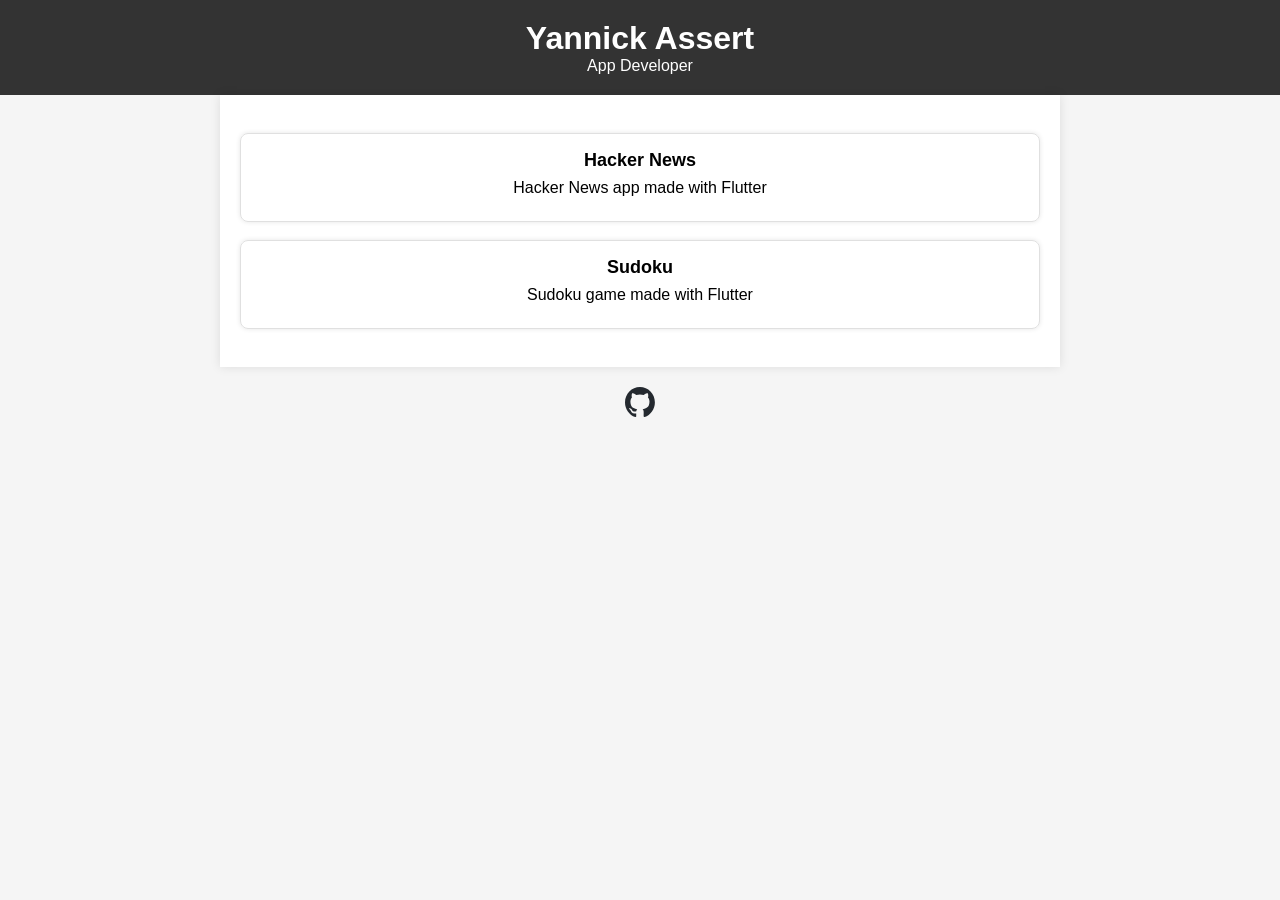
<file: index.html>
<html lang="en">
<head>
    <meta charset="UTF-8">
    <meta name="viewport" content="width=device-width, initial-scale=1.0">
    <link rel="stylesheet" href="styles.css">
    <title>Yannick Assert App Developer</title>
</head>
<body>
    <header>
        <h1>Yannick Assert</h1>
        <p>App Developer</p>
    </header>
    <section class="projects">
        <a class="project" href="/hacker_news/">
            <div>
                <h3>Hacker News</h3> 
                <p>Hacker News app made with Flutter</p>
            </div>
        </a>
        <a class="project" href="/sudoku/">
            <div>
                <h3>Sudoku</h3> 
                <p>Sudoku game made with Flutter</p>
            </div>
        </a>
    </section>
    <section class="contact">
        <a href="https://github.com/asserty308">
            <img width="30" height="30" src="assets/github-mark.svg" alt="My GitHub Profile" />
        </a>
    </section>
</body>
</html>
</file>
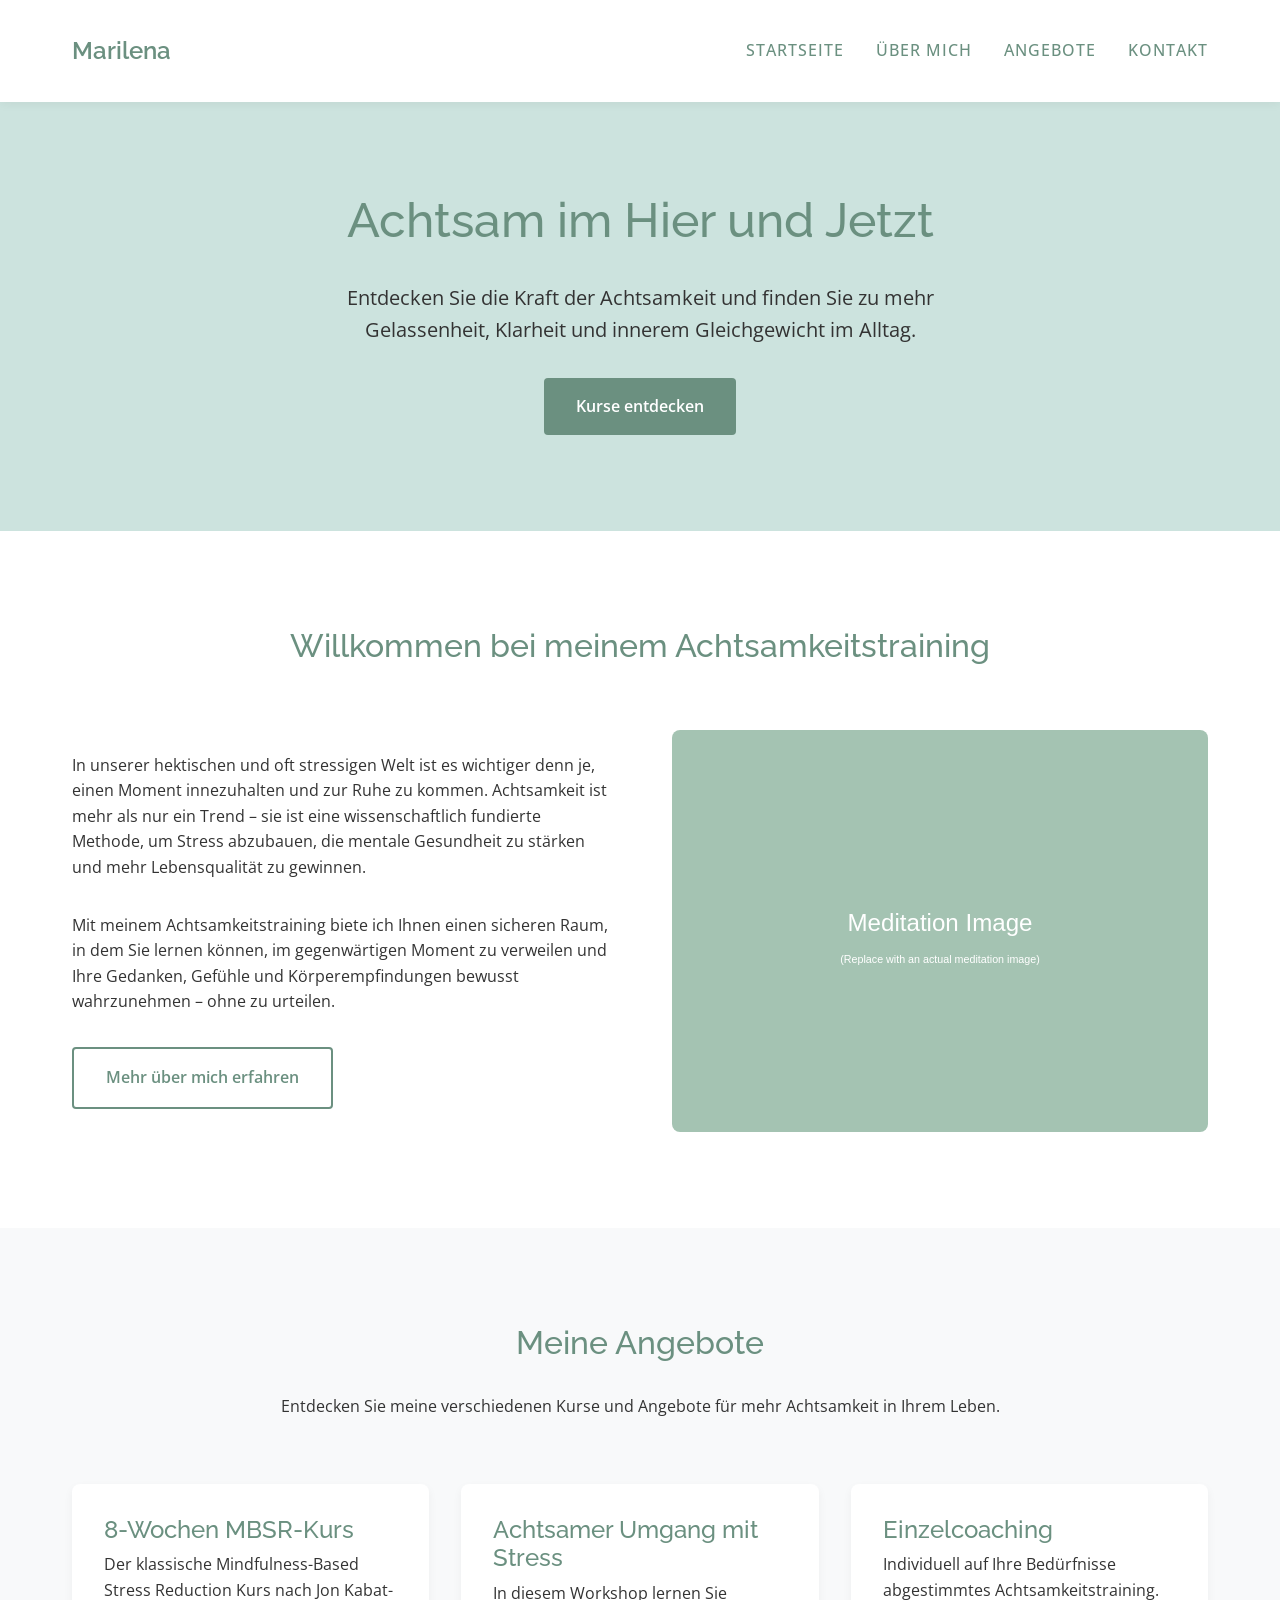
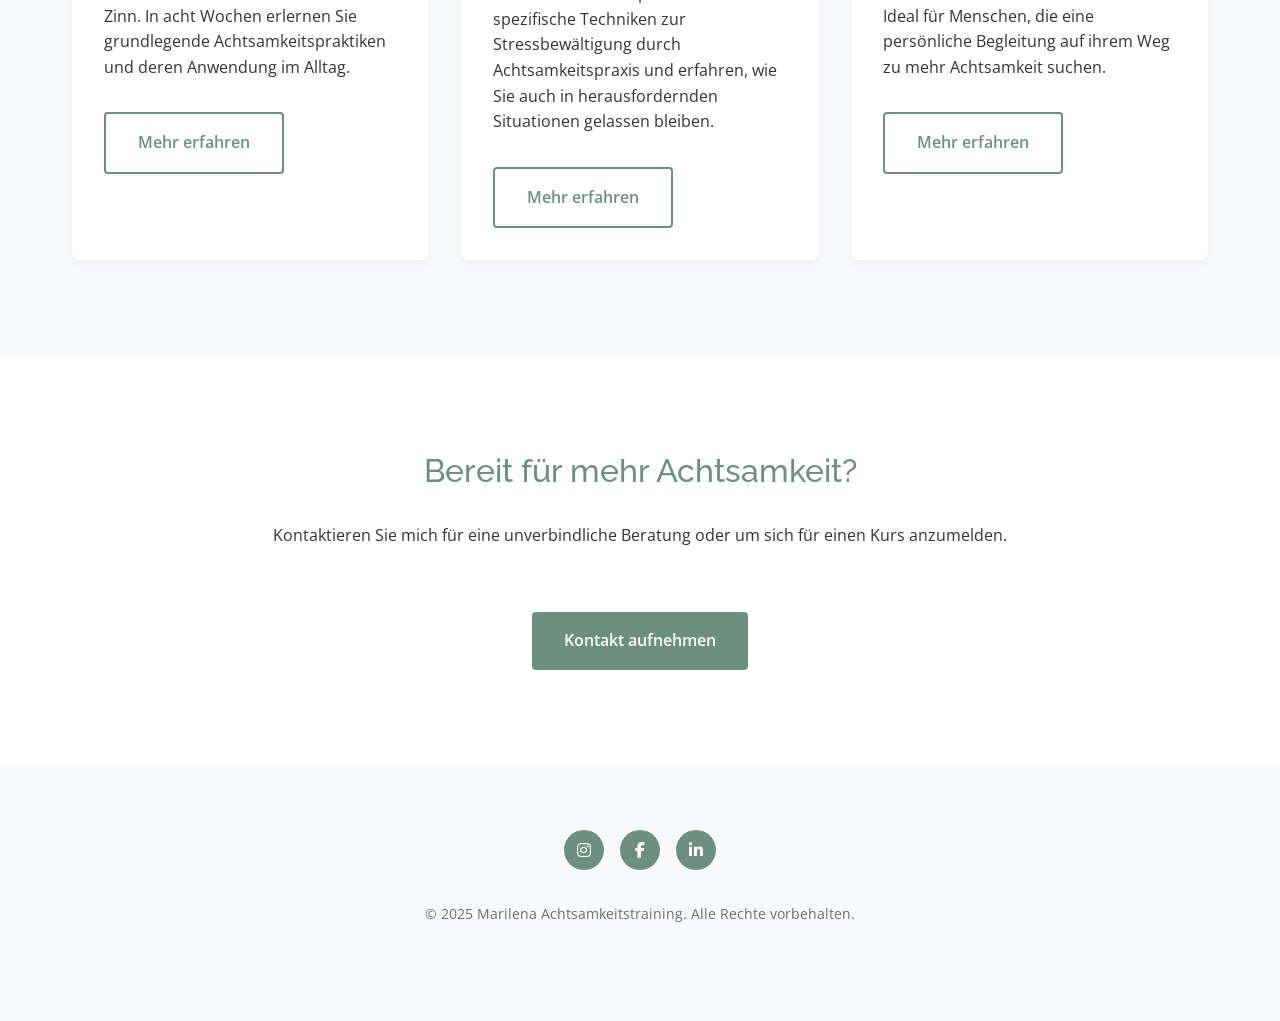
<file: marilena/index.html>
<!DOCTYPE html>
<html lang="de">

<head>
    <meta charset="UTF-8">
    <meta name="viewport" content="width=device-width, initial-scale=1.0">
    <title>Marilena | Achtsamkeitstraining</title>
    <meta name="description"
        content="Entdecken Sie professionelles Achtsamkeitstraining für mehr Balance und Wohlbefinden im Alltag.">

    <!-- Fonts -->
    <link rel="preconnect" href="https://fonts.googleapis.com">
    <link rel="preconnect" href="https://fonts.gstatic.com" crossorigin>
    <link
        href="https://fonts.googleapis.com/css2?family=Open+Sans:wght@400;500;600&family=Raleway:wght@400;500;600&display=swap"
        rel="stylesheet">

    <!-- Font Awesome for icons -->
    <link rel="stylesheet" href="https://cdnjs.cloudflare.com/ajax/libs/font-awesome/6.1.1/css/all.min.css">

    <!-- Custom CSS -->
    <link rel="stylesheet" href="assets/css/style.css">
</head>

<body>
    <!-- Header with Navigation -->
    <header>
        <div class="container header-content">
            <a href="index.html" class="logo">Marilena</a>

            <button class="nav-toggle" aria-label="Toggle navigation">
                <i class="fas fa-bars"></i>
            </button>

            <nav>
                <ul class="nav-menu">
                    <li><a href="index.html" class="active">Startseite</a></li>
                    <li><a href="ueber-mich.html">Über mich</a></li>
                    <li><a href="angebote.html">Angebote</a></li>
                    <li><a href="kontakt.html">Kontakt</a></li>
                </ul>
            </nav>
        </div>
    </header>

    <!-- Hero Section -->
    <section class="hero">
        <div class="container hero-content">
            <h1>Achtsam im Hier und Jetzt</h1>
            <p>Entdecken Sie die Kraft der Achtsamkeit und finden Sie zu mehr Gelassenheit, Klarheit und innerem
                Gleichgewicht im Alltag.</p>
            <a href="angebote.html" class="btn">Kurse entdecken</a>
        </div>
    </section>

    <!-- Intro Section -->
    <section id="intro">
        <div class="container">
            <div class="section-title">
                <h2>Willkommen bei meinem Achtsamkeitstraining</h2>
            </div>
            <div class="about-container">
                <div class="about-content">
                    <p>In unserer hektischen und oft stressigen Welt ist es wichtiger denn je, einen Moment innezuhalten
                        und zur Ruhe zu kommen. Achtsamkeit ist mehr als nur ein Trend – sie ist eine wissenschaftlich
                        fundierte Methode, um Stress abzubauen, die mentale Gesundheit zu stärken und mehr
                        Lebensqualität zu gewinnen.</p>
                    <p>Mit meinem Achtsamkeitstraining biete ich Ihnen einen sicheren Raum, in dem Sie lernen können, im
                        gegenwärtigen Moment zu verweilen und Ihre Gedanken, Gefühle und Körperempfindungen bewusst
                        wahrzunehmen – ohne zu urteilen.</p>
                    <a href="ueber-mich.html" class="btn btn-outline">Mehr über mich erfahren</a>
                </div>
                <div class="about-image">
                    <img src="assets/images/meditation.svg" alt="Meditation und Achtsamkeitsübung">
                </div>
            </div>
        </div>
    </section>

    <!-- Featured Services Section -->
    <section id="services" class="section-bg">
        <div class="container">
            <div class="section-title">
                <h2>Meine Angebote</h2>
                <p>Entdecken Sie meine verschiedenen Kurse und Angebote für mehr Achtsamkeit in Ihrem Leben.</p>
            </div>
            <div class="services-grid">
                <!-- Service 1 -->
                <div class="service-card">
                    <div class="service-content">
                        <h3 class="service-title">8-Wochen MBSR-Kurs</h3>
                        <p>Der klassische Mindfulness-Based Stress Reduction Kurs nach Jon Kabat-Zinn. In acht Wochen
                            erlernen Sie grundlegende Achtsamkeitspraktiken und deren Anwendung im Alltag.</p>
                        <a href="angebote.html#mbsr" class="btn btn-outline">Mehr erfahren</a>
                    </div>
                </div>

                <!-- Service 2 -->
                <div class="service-card">
                    <div class="service-content">
                        <h3 class="service-title">Achtsamer Umgang mit Stress</h3>
                        <p>In diesem Workshop lernen Sie spezifische Techniken zur Stressbewältigung durch
                            Achtsamkeitspraxis und erfahren, wie Sie auch in herausfordernden Situationen gelassen
                            bleiben.</p>
                        <a href="angebote.html#stress" class="btn btn-outline">Mehr erfahren</a>
                    </div>
                </div>

                <!-- Service 3 -->
                <div class="service-card">
                    <div class="service-content">
                        <h3 class="service-title">Einzelcoaching</h3>
                        <p>Individuell auf Ihre Bedürfnisse abgestimmtes Achtsamkeitstraining. Ideal für Menschen, die
                            eine persönliche Begleitung auf ihrem Weg zu mehr Achtsamkeit suchen.</p>
                        <a href="angebote.html#coaching" class="btn btn-outline">Mehr erfahren</a>
                    </div>
                </div>
            </div>
        </div>
    </section>

    <!-- Call to Action Section -->
    <section id="cta">
        <div class="container">
            <div class="section-title">
                <h2>Bereit für mehr Achtsamkeit?</h2>
                <p>Kontaktieren Sie mich für eine unverbindliche Beratung oder um sich für einen Kurs anzumelden.</p>
            </div>
            <div style="text-align: center;">
                <a href="kontakt.html" class="btn">Kontakt aufnehmen</a>
            </div>
        </div>
    </section>

    <!-- Footer -->
    <footer>
        <div class="container footer-content">
            <div class="social-links">
                <a href="#" class="social-link" aria-label="Instagram">
                    <i class="fab fa-instagram"></i>
                </a>
                <a href="#" class="social-link" aria-label="Facebook">
                    <i class="fab fa-facebook-f"></i>
                </a>
                <a href="#" class="social-link" aria-label="LinkedIn">
                    <i class="fab fa-linkedin-in"></i>
                </a>
            </div>
            <p class="copyright">&copy; 2025 Marilena Achtsamkeitstraining. Alle Rechte vorbehalten.</p>
        </div>
    </footer>

    <!-- JavaScript -->
    <script src="assets/js/main.js"></script>
</body>

</html>
</file>
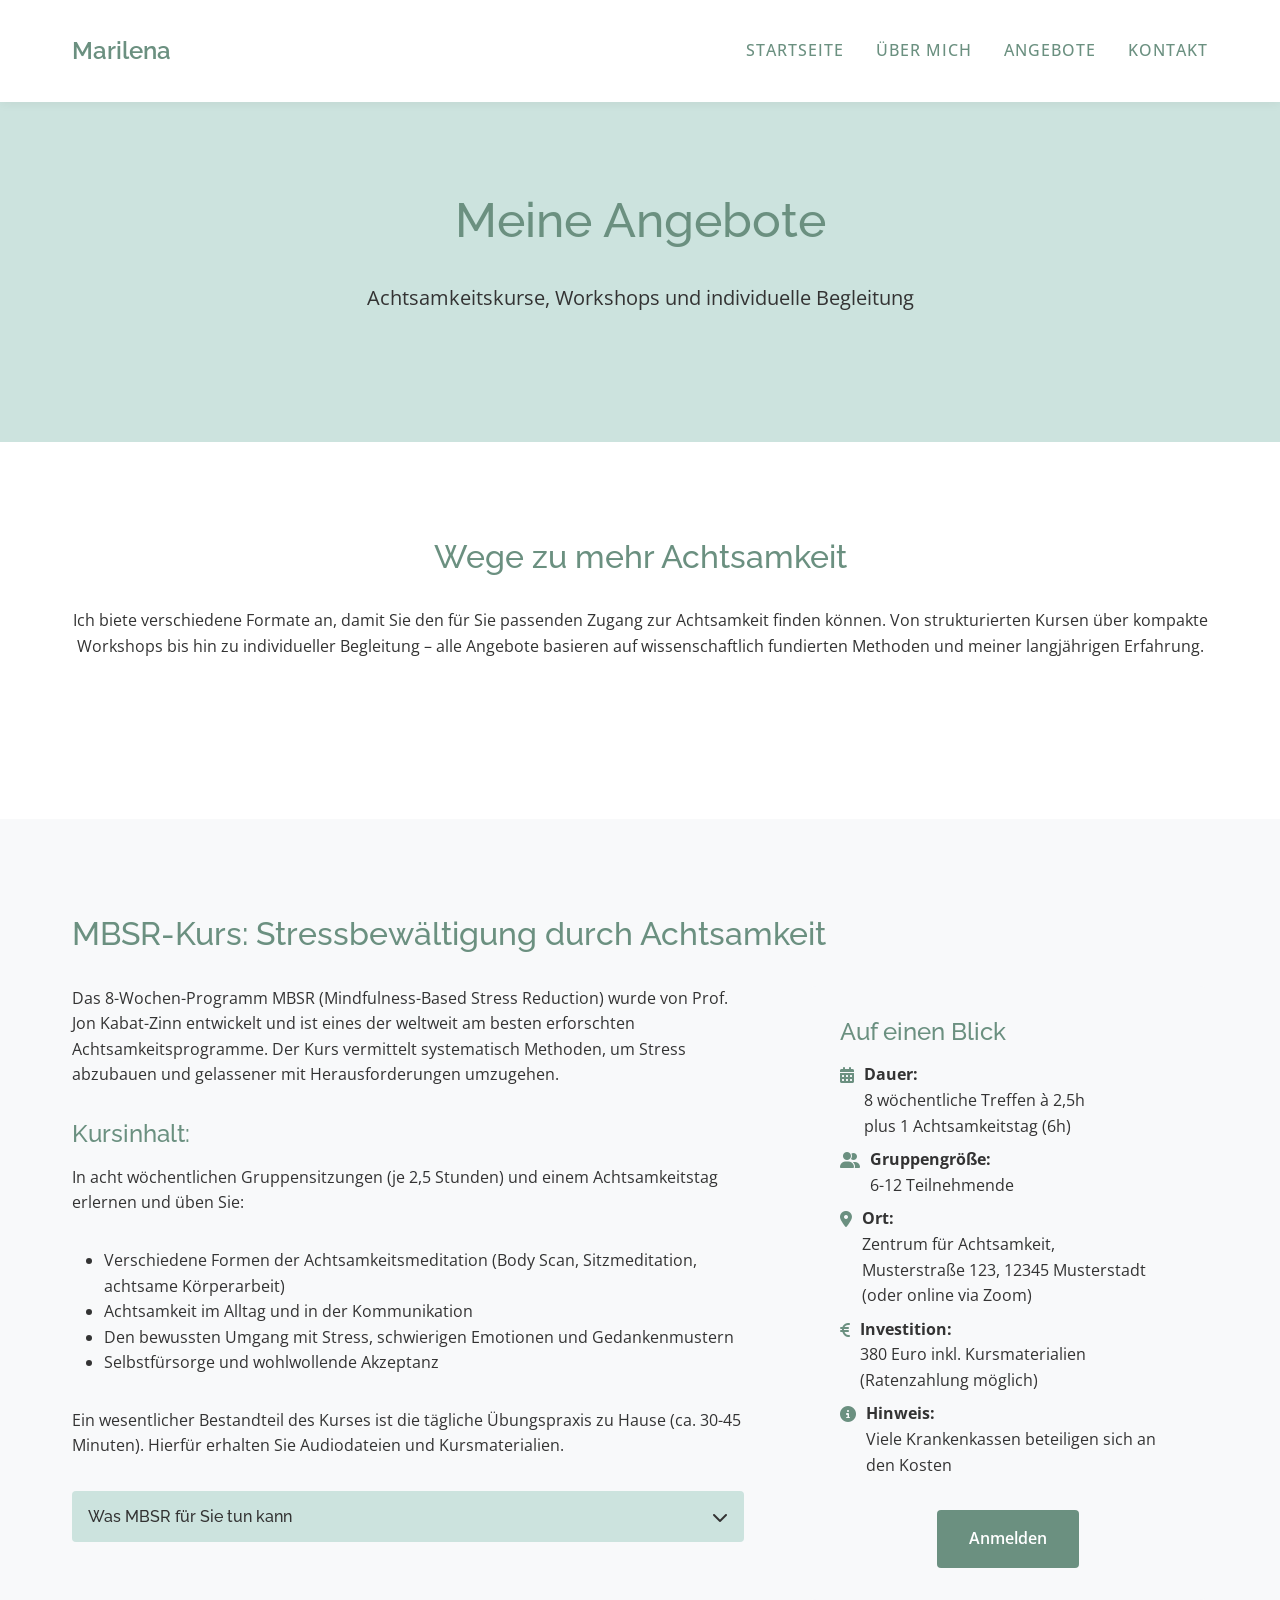
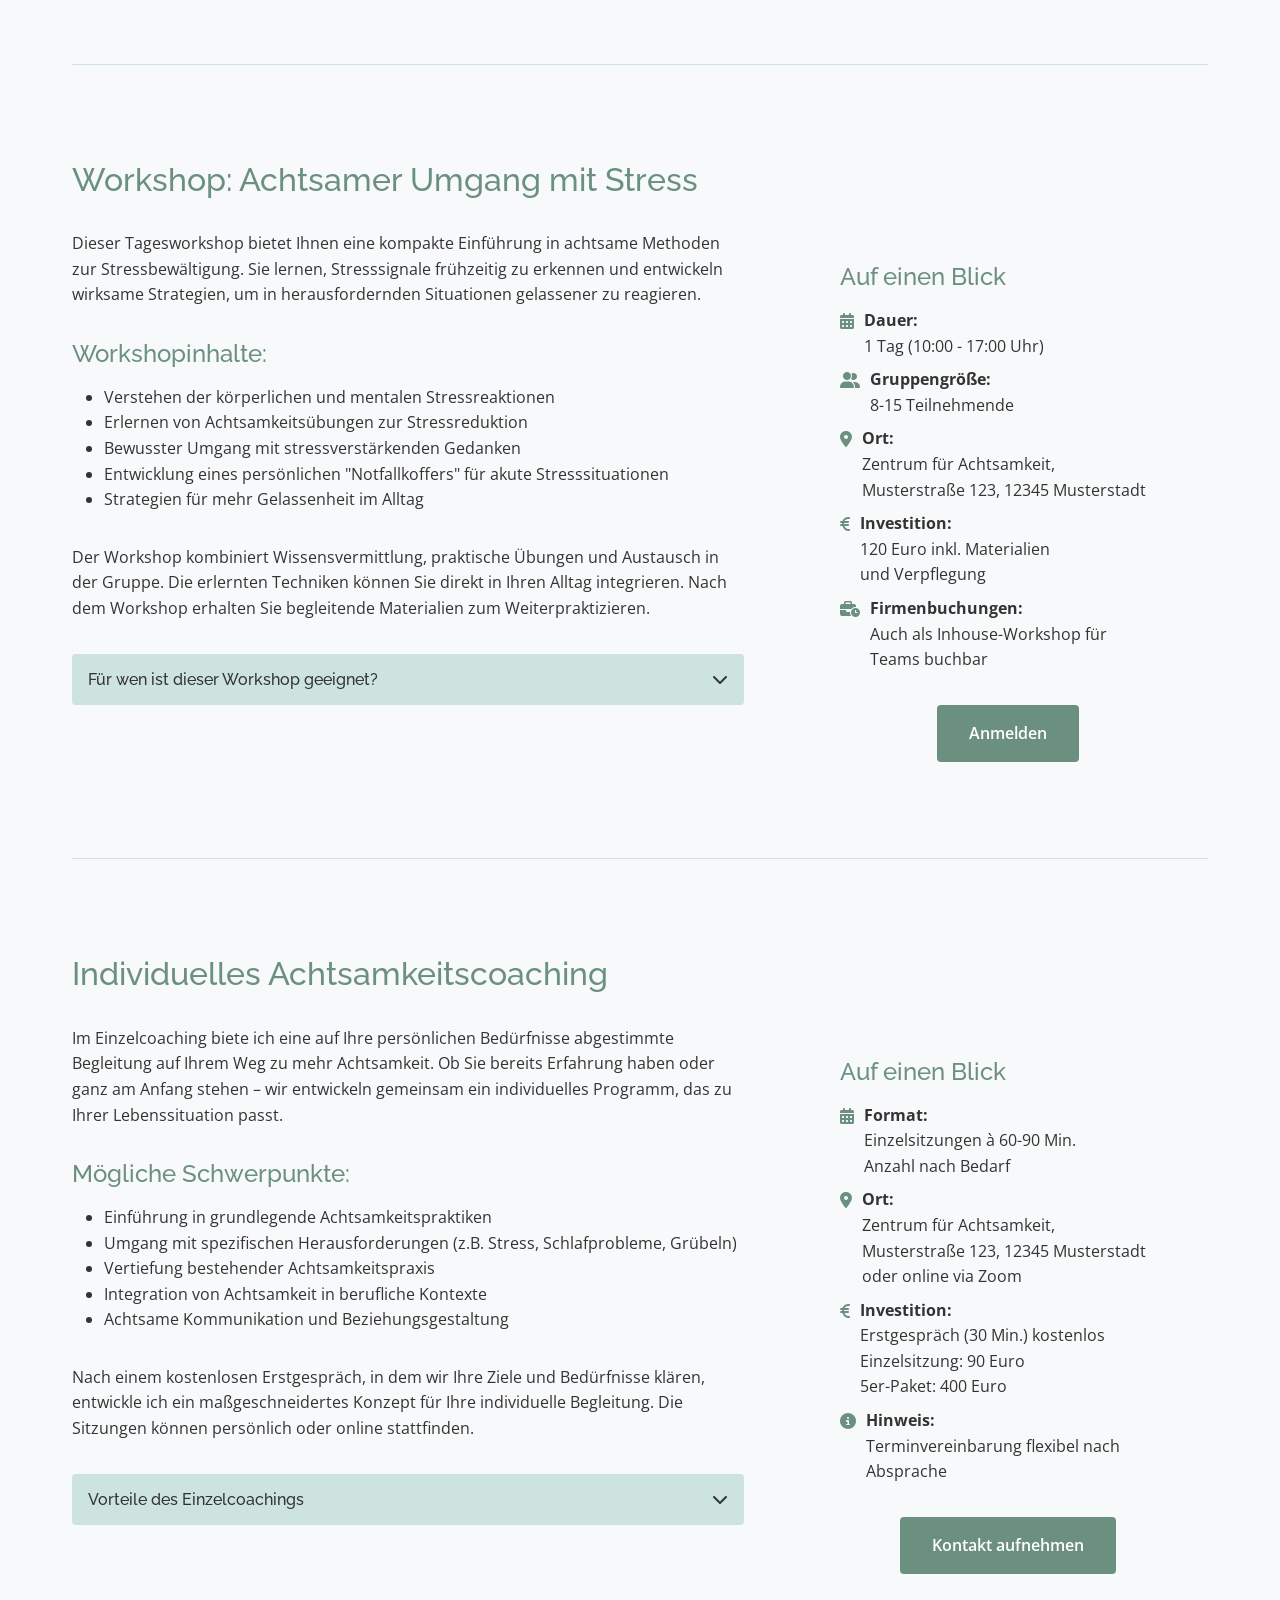
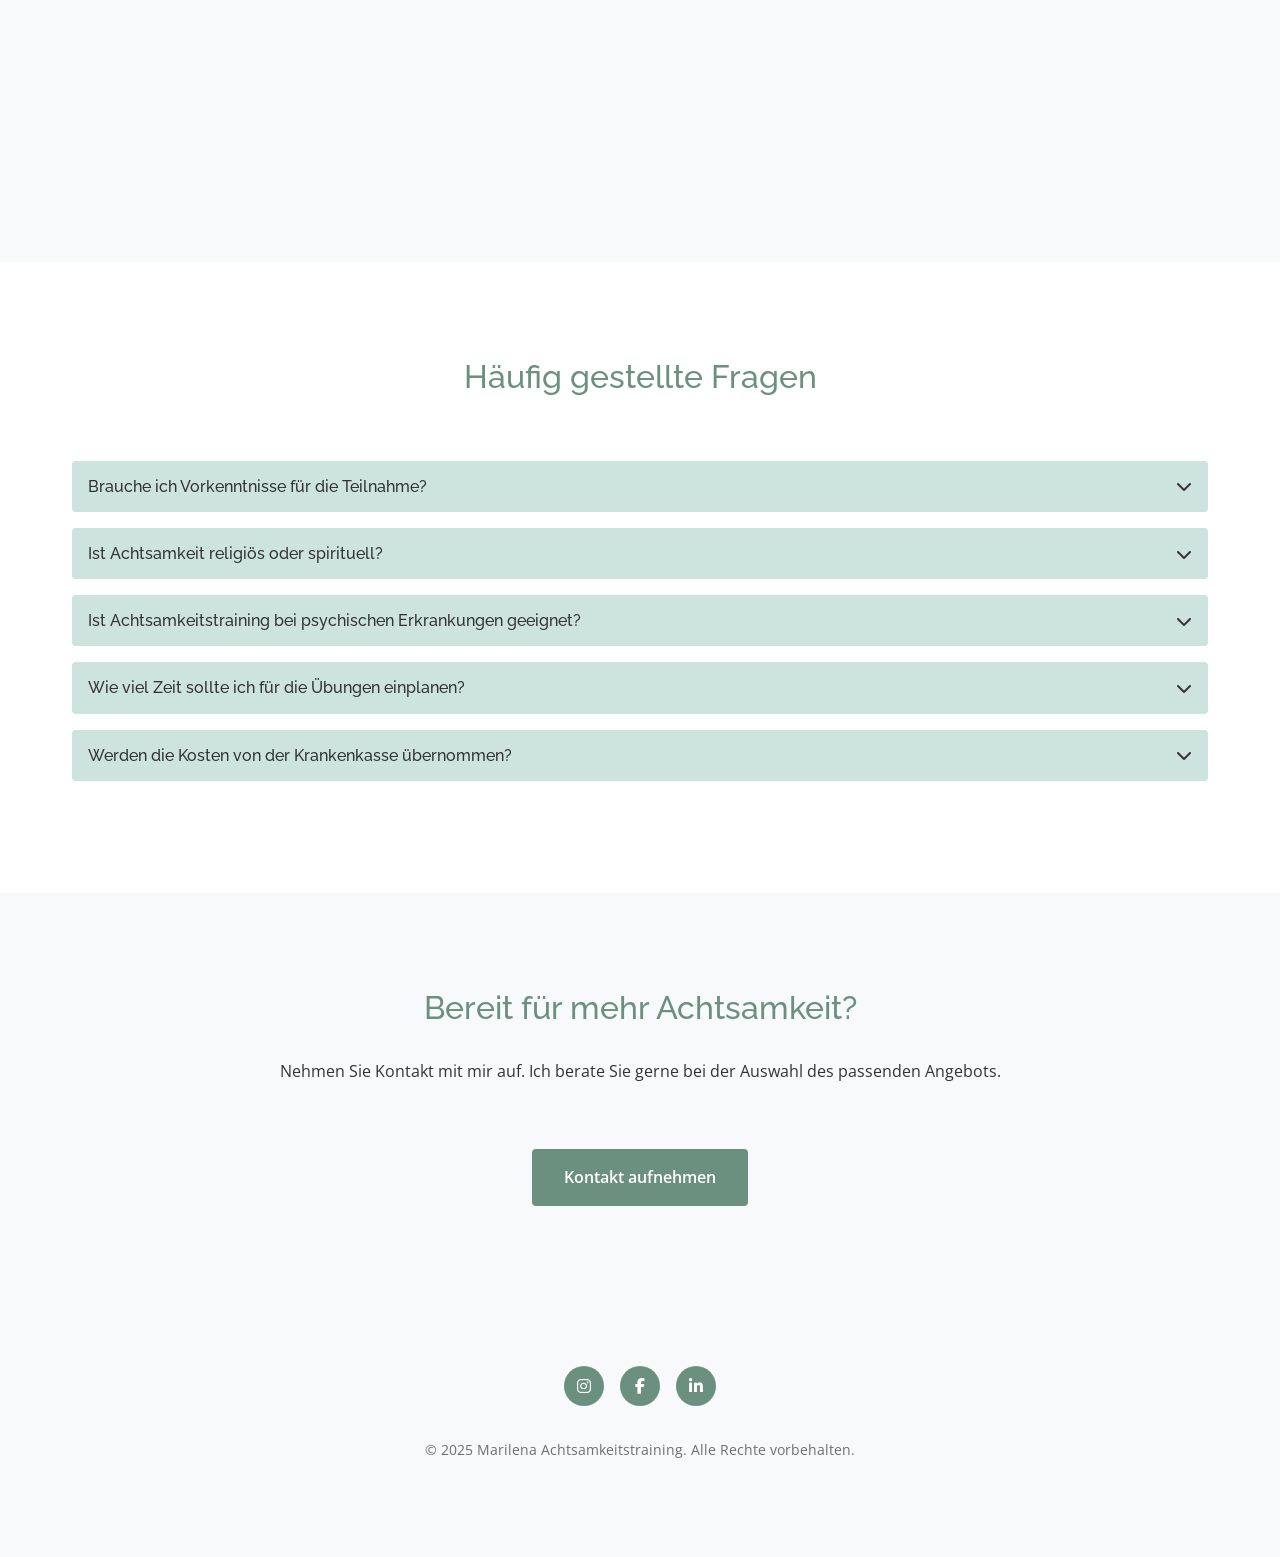
<file: marilena/angebote.html>
<!DOCTYPE html>
<html lang="de">

<head>
    <meta charset="UTF-8">
    <meta name="viewport" content="width=device-width, initial-scale=1.0">
    <title>Angebote | Marilena Achtsamkeitstraining</title>
    <meta name="description"
        content="Entdecken Sie meine Achtsamkeitskurse, Workshops und Einzelcoachings für mehr Gelassenheit und innere Ruhe im Alltag.">

    <!-- Fonts -->
    <link rel="preconnect" href="https://fonts.googleapis.com">
    <link rel="preconnect" href="https://fonts.gstatic.com" crossorigin>
    <link
        href="https://fonts.googleapis.com/css2?family=Open+Sans:wght@400;500;600&family=Raleway:wght@400;500;600&display=swap"
        rel="stylesheet">

    <!-- Font Awesome for icons -->
    <link rel="stylesheet" href="https://cdnjs.cloudflare.com/ajax/libs/font-awesome/6.1.1/css/all.min.css">

    <!-- Custom CSS -->
    <link rel="stylesheet" href="assets/css/style.css">

    <style>
        /* Page-specific styles */
        .offering {
            margin-bottom: var(--spacing-xl);
            padding-bottom: var(--spacing-lg);
            border-bottom: 1px solid var(--accent-color);
        }

        .offering:last-child {
            border-bottom: none;
        }

        .offering-content {
            display: flex;
            gap: var(--spacing-lg);
            margin-top: var(--spacing-md);
        }

        .offering-info {
            flex: 2;
        }

        .offering-details {
            flex: 1;
            background-color: var(--section-bg);
            padding: var(--spacing-md);
            border-radius: 8px;
        }

        .details-list {
            list-style: none;
            padding: 0;
            margin: 0;
        }

        .details-list li {
            display: flex;
            margin-bottom: var(--spacing-xs);
            align-items: flex-start;
        }

        .details-list i {
            color: var(--primary-color);
            margin-right: 10px;
            margin-top: 5px;
        }

        .accordion {
            margin-top: var(--spacing-md);
        }

        .accordion-item {
            margin-bottom: var(--spacing-sm);
        }

        .accordion-header {
            background-color: var(--accent-color);
            padding: var(--spacing-sm);
            cursor: pointer;
            border-radius: 4px;
            display: flex;
            justify-content: space-between;
            align-items: center;
            transition: background-color 0.3s ease;
        }

        .accordion-header:hover {
            background-color: var(--secondary-color);
        }

        .accordion-header h4 {
            margin: 0;
            color: var(--text-color);
        }

        .accordion-content {
            padding: var(--spacing-sm);
            display: none;
            border: 1px solid var(--accent-color);
            border-top: none;
            border-radius: 0 0 4px 4px;
        }

        .accordion-content.active {
            display: block;
        }

        @media screen and (max-width: 768px) {
            .offering-content {
                flex-direction: column;
            }
        }
    </style>
</head>

<body>
    <!-- Header with Navigation -->
    <header>
        <div class="container header-content">
            <a href="index.html" class="logo">Marilena</a>

            <button class="nav-toggle" aria-label="Toggle navigation">
                <i class="fas fa-bars"></i>
            </button>

            <nav>
                <ul class="nav-menu">
                    <li><a href="index.html">Startseite</a></li>
                    <li><a href="ueber-mich.html">Über mich</a></li>
                    <li><a href="angebote.html" class="active">Angebote</a></li>
                    <li><a href="kontakt.html">Kontakt</a></li>
                </ul>
            </nav>
        </div>
    </header>

    <!-- Hero Section -->
    <section class="hero">
        <div class="container hero-content">
            <h1>Meine Angebote</h1>
            <p>Achtsamkeitskurse, Workshops und individuelle Begleitung</p>
        </div>
    </section>

    <!-- Offerings Introduction -->
    <section id="offerings-intro">
        <div class="container">
            <div class="section-title">
                <h2>Wege zu mehr Achtsamkeit</h2>
                <p>Ich biete verschiedene Formate an, damit Sie den für Sie passenden Zugang zur Achtsamkeit finden
                    können. Von strukturierten Kursen über kompakte Workshops bis hin zu individueller Begleitung – alle
                    Angebote basieren auf wissenschaftlich fundierten Methoden und meiner langjährigen Erfahrung.</p>
            </div>
        </div>
    </section>

    <!-- Offerings Section -->
    <section id="offerings" class="section-bg">
        <div class="container">
            <!-- MBSR Course -->
            <div id="mbsr" class="offering">
                <h2>MBSR-Kurs: Stressbewältigung durch Achtsamkeit</h2>
                <div class="offering-content">
                    <div class="offering-info">
                        <p>Das 8-Wochen-Programm MBSR (Mindfulness-Based Stress Reduction) wurde von Prof. Jon
                            Kabat-Zinn entwickelt und ist eines der weltweit am besten erforschten
                            Achtsamkeitsprogramme. Der Kurs vermittelt systematisch Methoden, um Stress abzubauen und
                            gelassener mit Herausforderungen umzugehen.</p>

                        <h3>Kursinhalt:</h3>
                        <p>In acht wöchentlichen Gruppensitzungen (je 2,5 Stunden) und einem Achtsamkeitstag erlernen
                            und üben Sie:</p>
                        <ul style="margin-bottom: var(--spacing-md); padding-left: var(--spacing-md);">
                            <li>Verschiedene Formen der Achtsamkeitsmeditation (Body Scan, Sitzmeditation, achtsame
                                Körperarbeit)</li>
                            <li>Achtsamkeit im Alltag und in der Kommunikation</li>
                            <li>Den bewussten Umgang mit Stress, schwierigen Emotionen und Gedankenmustern</li>
                            <li>Selbstfürsorge und wohlwollende Akzeptanz</li>
                        </ul>

                        <p>Ein wesentlicher Bestandteil des Kurses ist die tägliche Übungspraxis zu Hause (ca. 30-45
                            Minuten). Hierfür erhalten Sie Audiodateien und Kursmaterialien.</p>

                        <div class="accordion">
                            <div class="accordion-item">
                                <div class="accordion-header">
                                    <h4>Was MBSR für Sie tun kann</h4>
                                    <i class="fas fa-chevron-down"></i>
                                </div>
                                <div class="accordion-content">
                                    <p>Zahlreiche wissenschaftliche Studien belegen die positiven Wirkungen von MBSR:
                                    </p>
                                    <ul>
                                        <li>Reduzierung von Stress und stressbedingten Beschwerden</li>
                                        <li>Besserer Umgang mit chronischen Schmerzen und Erkrankungen</li>
                                        <li>Stärkung der Selbstwahrnehmung und Selbstfürsorge</li>
                                        <li>Verbesserung der Konzentration und Aufmerksamkeit</li>
                                        <li>Förderung von emotionalem Wohlbefinden und Gelassenheit</li>
                                    </ul>
                                </div>
                            </div>
                        </div>
                    </div>

                    <div class="offering-details">
                        <h3>Auf einen Blick</h3>
                        <ul class="details-list">
                            <li>
                                <i class="fas fa-calendar-alt"></i>
                                <div>
                                    <strong>Dauer:</strong><br>
                                    8 wöchentliche Treffen à 2,5h<br>
                                    plus 1 Achtsamkeitstag (6h)
                                </div>
                            </li>
                            <li>
                                <i class="fas fa-user-friends"></i>
                                <div>
                                    <strong>Gruppengröße:</strong><br>
                                    6-12 Teilnehmende
                                </div>
                            </li>
                            <li>
                                <i class="fas fa-map-marker-alt"></i>
                                <div>
                                    <strong>Ort:</strong><br>
                                    Zentrum für Achtsamkeit,<br>
                                    Musterstraße 123, 12345 Musterstadt<br>
                                    (oder online via Zoom)
                                </div>
                            </li>
                            <li>
                                <i class="fas fa-euro-sign"></i>
                                <div>
                                    <strong>Investition:</strong><br>
                                    380 Euro inkl. Kursmaterialien<br>
                                    (Ratenzahlung möglich)
                                </div>
                            </li>
                            <li>
                                <i class="fas fa-info-circle"></i>
                                <div>
                                    <strong>Hinweis:</strong><br>
                                    Viele Krankenkassen beteiligen sich an den Kosten
                                </div>
                            </li>
                        </ul>
                        <div style="text-align: center; margin-top: var(--spacing-md);">
                            <a href="kontakt.html" class="btn">Anmelden</a>
                        </div>
                    </div>
                </div>
            </div>

            <!-- Stress Workshop -->
            <div id="stress" class="offering">
                <h2>Workshop: Achtsamer Umgang mit Stress</h2>
                <div class="offering-content">
                    <div class="offering-info">
                        <p>Dieser Tagesworkshop bietet Ihnen eine kompakte Einführung in achtsame Methoden zur
                            Stressbewältigung. Sie lernen, Stresssignale frühzeitig zu erkennen und entwickeln wirksame
                            Strategien, um in herausfordernden Situationen gelassener zu reagieren.</p>

                        <h3>Workshopinhalte:</h3>
                        <ul style="margin-bottom: var(--spacing-md); padding-left: var(--spacing-md);">
                            <li>Verstehen der körperlichen und mentalen Stressreaktionen</li>
                            <li>Erlernen von Achtsamkeitsübungen zur Stressreduktion</li>
                            <li>Bewusster Umgang mit stressverstärkenden Gedanken</li>
                            <li>Entwicklung eines persönlichen "Notfallkoffers" für akute Stresssituationen</li>
                            <li>Strategien für mehr Gelassenheit im Alltag</li>
                        </ul>

                        <p>Der Workshop kombiniert Wissensvermittlung, praktische Übungen und Austausch in der Gruppe.
                            Die erlernten Techniken können Sie direkt in Ihren Alltag integrieren. Nach dem Workshop
                            erhalten Sie begleitende Materialien zum Weiterpraktizieren.</p>

                        <div class="accordion">
                            <div class="accordion-item">
                                <div class="accordion-header">
                                    <h4>Für wen ist dieser Workshop geeignet?</h4>
                                    <i class="fas fa-chevron-down"></i>
                                </div>
                                <div class="accordion-content">
                                    <p>Dieser Workshop ist ideal für:</p>
                                    <ul>
                                        <li>Menschen, die beruflich oder privat unter Stress stehen</li>
                                        <li>Personen, die erste Erfahrungen mit Achtsamkeit sammeln möchten</li>
                                        <li>Alle, die nach praktischen Werkzeugen für mehr Gelassenheit suchen</li>
                                        <li>Teilnehmende, die wenig Zeit haben und eine kompakte Einführung wünschen
                                        </li>
                                    </ul>
                                    <p>Keine Vorkenntnisse erforderlich!</p>
                                </div>
                            </div>
                        </div>
                    </div>

                    <div class="offering-details">
                        <h3>Auf einen Blick</h3>
                        <ul class="details-list">
                            <li>
                                <i class="fas fa-calendar-alt"></i>
                                <div>
                                    <strong>Dauer:</strong><br>
                                    1 Tag (10:00 - 17:00 Uhr)
                                </div>
                            </li>
                            <li>
                                <i class="fas fa-user-friends"></i>
                                <div>
                                    <strong>Gruppengröße:</strong><br>
                                    8-15 Teilnehmende
                                </div>
                            </li>
                            <li>
                                <i class="fas fa-map-marker-alt"></i>
                                <div>
                                    <strong>Ort:</strong><br>
                                    Zentrum für Achtsamkeit,<br>
                                    Musterstraße 123, 12345 Musterstadt
                                </div>
                            </li>
                            <li>
                                <i class="fas fa-euro-sign"></i>
                                <div>
                                    <strong>Investition:</strong><br>
                                    120 Euro inkl. Materialien<br>
                                    und Verpflegung
                                </div>
                            </li>
                            <li>
                                <i class="fas fa-business-time"></i>
                                <div>
                                    <strong>Firmenbuchungen:</strong><br>
                                    Auch als Inhouse-Workshop für<br>
                                    Teams buchbar
                                </div>
                            </li>
                        </ul>
                        <div style="text-align: center; margin-top: var(--spacing-md);">
                            <a href="kontakt.html" class="btn">Anmelden</a>
                        </div>
                    </div>
                </div>
            </div>

            <!-- Individual Coaching -->
            <div id="coaching" class="offering">
                <h2>Individuelles Achtsamkeitscoaching</h2>
                <div class="offering-content">
                    <div class="offering-info">
                        <p>Im Einzelcoaching biete ich eine auf Ihre persönlichen Bedürfnisse abgestimmte Begleitung auf
                            Ihrem Weg zu mehr Achtsamkeit. Ob Sie bereits Erfahrung haben oder ganz am Anfang stehen –
                            wir entwickeln gemeinsam ein individuelles Programm, das zu Ihrer Lebenssituation passt.</p>

                        <h3>Mögliche Schwerpunkte:</h3>
                        <ul style="margin-bottom: var(--spacing-md); padding-left: var(--spacing-md);">
                            <li>Einführung in grundlegende Achtsamkeitspraktiken</li>
                            <li>Umgang mit spezifischen Herausforderungen (z.B. Stress, Schlafprobleme, Grübeln)</li>
                            <li>Vertiefung bestehender Achtsamkeitspraxis</li>
                            <li>Integration von Achtsamkeit in berufliche Kontexte</li>
                            <li>Achtsame Kommunikation und Beziehungsgestaltung</li>
                        </ul>

                        <p>Nach einem kostenlosen Erstgespräch, in dem wir Ihre Ziele und Bedürfnisse klären, entwickle
                            ich ein maßgeschneidertes Konzept für Ihre individuelle Begleitung. Die Sitzungen können
                            persönlich oder online stattfinden.</p>

                        <div class="accordion">
                            <div class="accordion-item">
                                <div class="accordion-header">
                                    <h4>Vorteile des Einzelcoachings</h4>
                                    <i class="fas fa-chevron-down"></i>
                                </div>
                                <div class="accordion-content">
                                    <ul>
                                        <li>Individuell auf Ihre Bedürfnisse und Zeitplanung abgestimmt</li>
                                        <li>Persönliche Begleitung und direkte Rückmeldung</li>
                                        <li>Vertraulicher Rahmen für sensible Themen</li>
                                        <li>Flexible Termine und Formate (persönlich oder online)</li>
                                        <li>Gezielte Arbeit an Ihren spezifischen Herausforderungen</li>
                                    </ul>
                                </div>
                            </div>
                        </div>
                    </div>

                    <div class="offering-details">
                        <h3>Auf einen Blick</h3>
                        <ul class="details-list">
                            <li>
                                <i class="fas fa-calendar-alt"></i>
                                <div>
                                    <strong>Format:</strong><br>
                                    Einzelsitzungen à 60-90 Min.<br>
                                    Anzahl nach Bedarf
                                </div>
                            </li>
                            <li>
                                <i class="fas fa-map-marker-alt"></i>
                                <div>
                                    <strong>Ort:</strong><br>
                                    Zentrum für Achtsamkeit,<br>
                                    Musterstraße 123, 12345 Musterstadt<br>
                                    oder online via Zoom
                                </div>
                            </li>
                            <li>
                                <i class="fas fa-euro-sign"></i>
                                <div>
                                    <strong>Investition:</strong><br>
                                    Erstgespräch (30 Min.) kostenlos<br>
                                    Einzelsitzung: 90 Euro<br>
                                    5er-Paket: 400 Euro
                                </div>
                            </li>
                            <li>
                                <i class="fas fa-info-circle"></i>
                                <div>
                                    <strong>Hinweis:</strong><br>
                                    Terminvereinbarung flexibel nach<br>
                                    Absprache
                                </div>
                            </li>
                        </ul>
                        <div style="text-align: center; margin-top: var(--spacing-md);">
                            <a href="kontakt.html" class="btn">Kontakt aufnehmen</a>
                        </div>
                    </div>
                </div>
            </div>
        </div>
    </section>

    <!-- FAQ Section -->
    <section id="faq">
        <div class="container">
            <div class="section-title">
                <h2>Häufig gestellte Fragen</h2>
            </div>

            <div class="accordion">
                <div class="accordion-item">
                    <div class="accordion-header">
                        <h4>Brauche ich Vorkenntnisse für die Teilnahme?</h4>
                        <i class="fas fa-chevron-down"></i>
                    </div>
                    <div class="accordion-content">
                        <p>Nein, alle meine Angebote sind so konzipiert, dass keine Vorkenntnisse erforderlich sind.
                            Sowohl Anfänger als auch Menschen mit Erfahrung in Meditation und Achtsamkeit sind
                            willkommen.</p>
                    </div>
                </div>

                <div class="accordion-item">
                    <div class="accordion-header">
                        <h4>Ist Achtsamkeit religiös oder spirituell?</h4>
                        <i class="fas fa-chevron-down"></i>
                    </div>
                    <div class="accordion-content">
                        <p>Obwohl Achtsamkeit Wurzeln in buddhistischen Traditionen hat, werden meine Kurse in einem
                            säkularen, nicht-religiösen Kontext angeboten. Die Übungen basieren auf wissenschaftlich
                            untersuchten Methoden und können unabhängig von religiösen oder spirituellen Überzeugungen
                            praktiziert werden.</p>
                    </div>
                </div>

                <div class="accordion-item">
                    <div class="accordion-header">
                        <h4>Ist Achtsamkeitstraining bei psychischen Erkrankungen geeignet?</h4>
                        <i class="fas fa-chevron-down"></i>
                    </div>
                    <div class="accordion-content">
                        <p>Achtsamkeitstraining kann bei vielen psychischen Beschwerden unterstützend wirken, ersetzt
                            jedoch keine therapeutische Behandlung. Bei akuten psychischen Erkrankungen empfehle ich,
                            vor der Teilnahme Rücksprache mit Ihrem behandelnden Arzt oder Therapeuten zu halten. In
                            einem Vorgespräch klären wir gemeinsam, ob meine Angebote für Sie geeignet sind.</p>
                    </div>
                </div>

                <div class="accordion-item">
                    <div class="accordion-header">
                        <h4>Wie viel Zeit sollte ich für die Übungen einplanen?</h4>
                        <i class="fas fa-chevron-down"></i>
                    </div>
                    <div class="accordion-content">
                        <p>Für den MBSR-Kurs wird empfohlen, täglich etwa 30-45 Minuten für die formelle Praxis
                            einzuplanen. Bei den Workshops und im Einzelcoaching können wir den Umfang der Übungspraxis
                            flexibel an Ihre zeitlichen Möglichkeiten anpassen. Wichtig ist die Regelmäßigkeit – auch
                            kurze, aber regelmäßige Übungszeiten können wirkungsvoll sein.</p>
                    </div>
                </div>

                <div class="accordion-item">
                    <div class="accordion-header">
                        <h4>Werden die Kosten von der Krankenkasse übernommen?</h4>
                        <i class="fas fa-chevron-down"></i>
                    </div>
                    <div class="accordion-content">
                        <p>Viele Krankenkassen beteiligen sich an den Kosten für MBSR-Kurse im Rahmen ihrer
                            Präventionsangebote. Ich stelle Ihnen gerne eine entsprechende Teilnahmebestätigung aus.
                            Bitte erkundigen Sie sich vor Kursbeginn bei Ihrer Krankenkasse über die genauen
                            Konditionen.</p>
                    </div>
                </div>
            </div>
        </div>
    </section>

    <!-- Call to Action Section -->
    <section id="cta" class="section-bg">
        <div class="container">
            <div class="section-title">
                <h2>Bereit für mehr Achtsamkeit?</h2>
                <p>Nehmen Sie Kontakt mit mir auf. Ich berate Sie gerne bei der Auswahl des passenden Angebots.</p>
            </div>
            <div style="text-align: center;">
                <a href="kontakt.html" class="btn">Kontakt aufnehmen</a>
            </div>
        </div>
    </section>

    <!-- Footer -->
    <footer>
        <div class="container footer-content">
            <div class="social-links">
                <a href="#" class="social-link" aria-label="Instagram">
                    <i class="fab fa-instagram"></i>
                </a>
                <a href="#" class="social-link" aria-label="Facebook">
                    <i class="fab fa-facebook-f"></i>
                </a>
                <a href="#" class="social-link" aria-label="LinkedIn">
                    <i class="fab fa-linkedin-in"></i>
                </a>
            </div>
            <p class="copyright">&copy; 2025 Marilena Achtsamkeitstraining. Alle Rechte vorbehalten.</p>
        </div>
    </footer>

    <!-- JavaScript -->
    <script src="assets/js/main.js"></script>

    <script>
        // Accordion functionality for this page
        document.addEventListener('DOMContentLoaded', function () {
            const accordionHeaders = document.querySelectorAll('.accordion-header');

            accordionHeaders.forEach(header => {
                header.addEventListener('click', function () {
                    const content = this.nextElementSibling;
                    content.classList.toggle('active');

                    // Toggle icon
                    const icon = this.querySelector('i');
                    if (content.classList.contains('active')) {
                        icon.classList.replace('fa-chevron-down', 'fa-chevron-up');
                    } else {
                        icon.classList.replace('fa-chevron-up', 'fa-chevron-down');
                    }
                });
            });
        });
    </script>
</body>

</html>
</file>
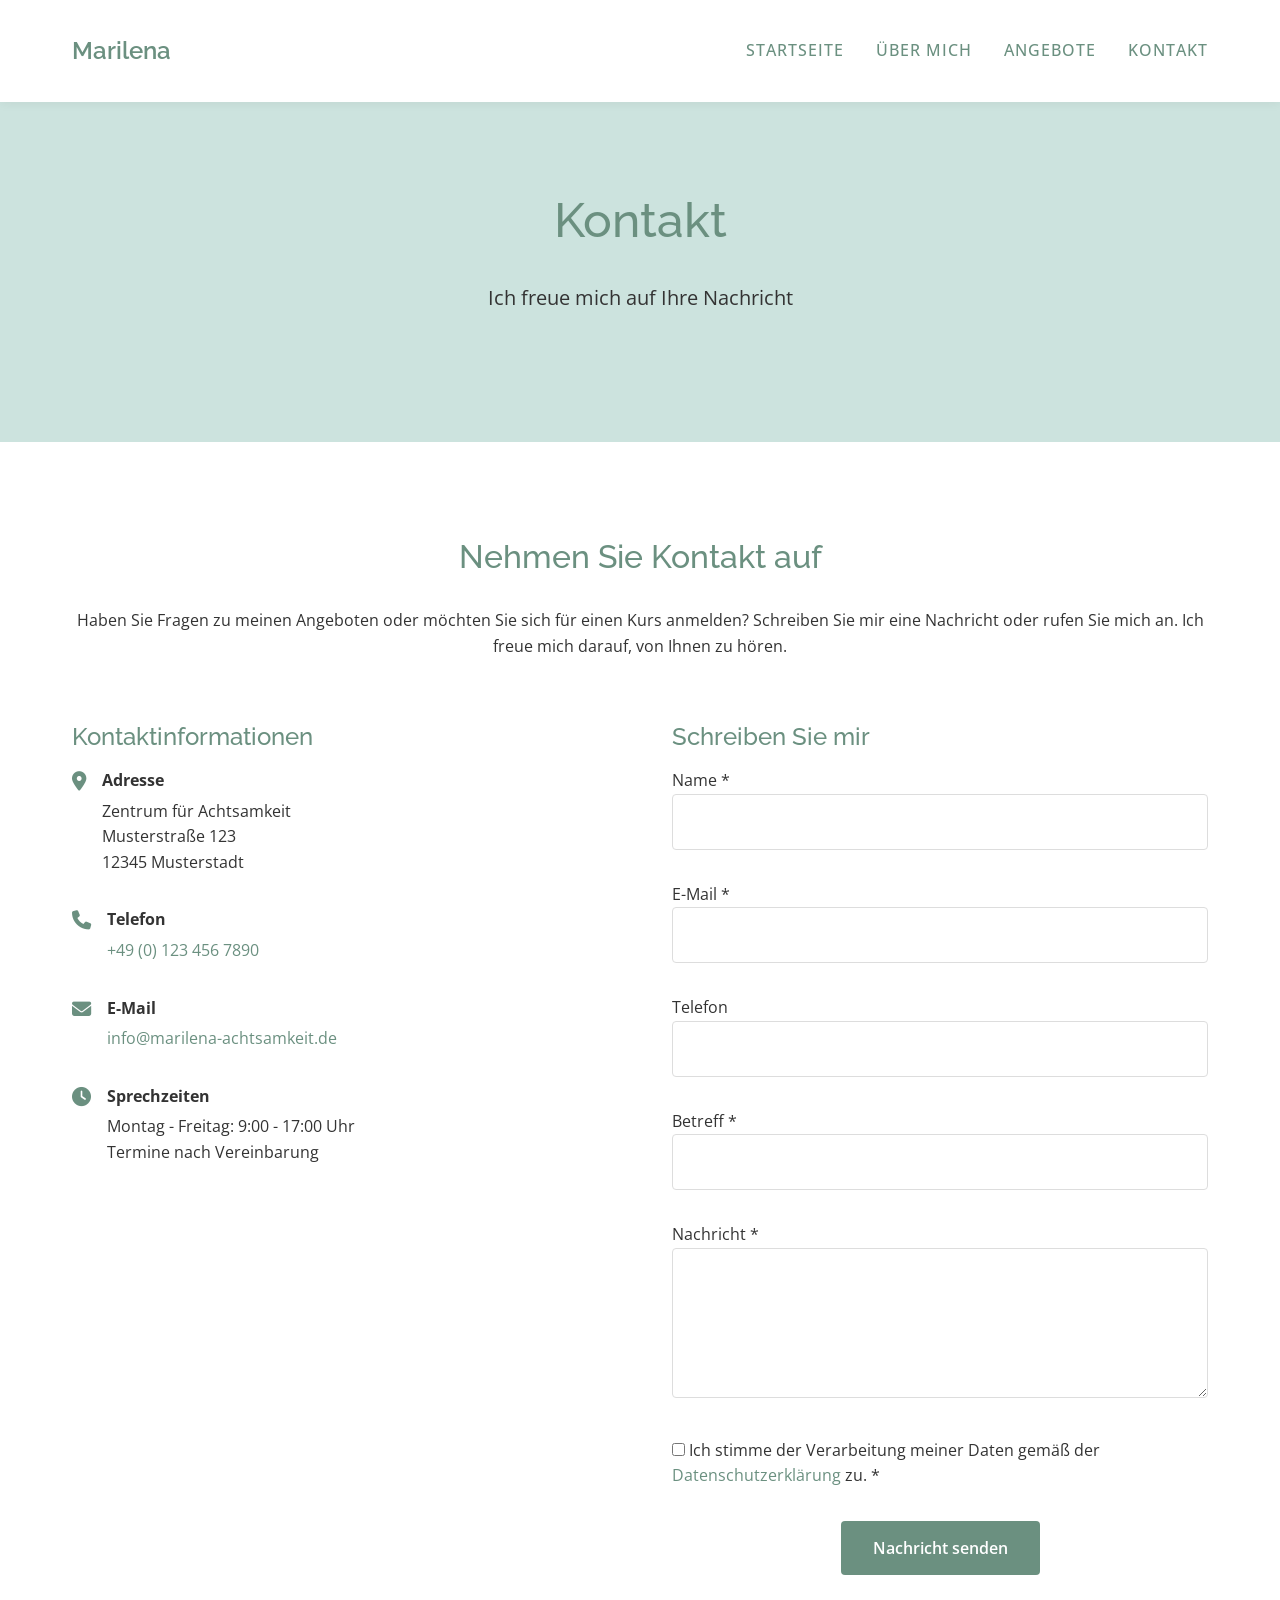
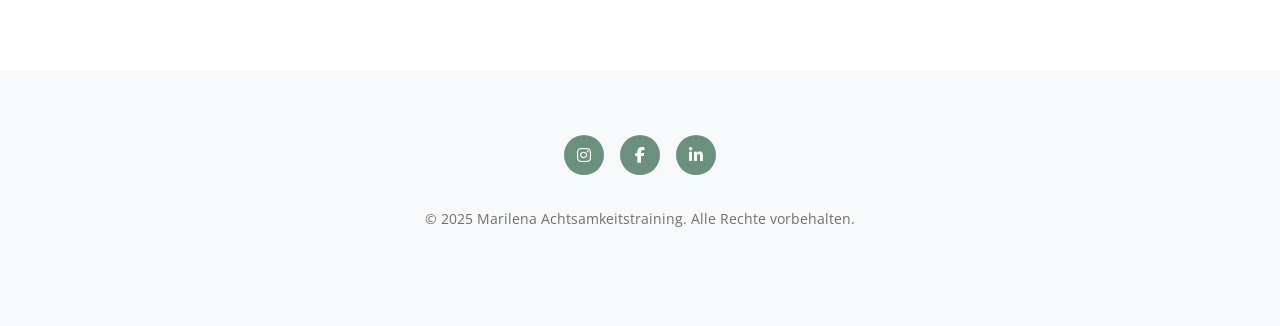
<file: marilena/kontakt.html>
<!DOCTYPE html>
<html lang="de">

<head>
    <meta charset="UTF-8">
    <meta name="viewport" content="width=device-width, initial-scale=1.0">
    <title>Kontakt | Marilena Achtsamkeitstraining</title>
    <meta name="description"
        content="Nehmen Sie Kontakt zu mir auf für Fragen zu Achtsamkeitskursen oder Terminvereinbarungen. Ich freue mich auf Ihre Nachricht.">

    <!-- Fonts -->
    <link rel="preconnect" href="https://fonts.googleapis.com">
    <link rel="preconnect" href="https://fonts.gstatic.com" crossorigin>
    <link
        href="https://fonts.googleapis.com/css2?family=Open+Sans:wght@400;500;600&family=Raleway:wght@400;500;600&display=swap"
        rel="stylesheet">

    <!-- Font Awesome for icons -->
    <link rel="stylesheet" href="https://cdnjs.cloudflare.com/ajax/libs/font-awesome/6.1.1/css/all.min.css">

    <!-- Custom CSS -->
    <link rel="stylesheet" href="assets/css/style.css">

    <style>
        /* Page-specific styles */
        .contact-container {
            display: flex;
            gap: var(--spacing-lg);
            margin-top: var(--spacing-lg);
        }

        .contact-info {
            flex: 1;
        }

        .contact-form-container {
            flex: 1;
        }

        .info-item {
            margin-bottom: var(--spacing-md);
            display: flex;
            align-items: flex-start;
        }

        .info-item i {
            color: var(--primary-color);
            font-size: 1.2rem;
            margin-right: var(--spacing-sm);
            margin-top: 4px;
        }

        .info-text {
            flex: 1;
        }

        .info-text strong {
            display: block;
            margin-bottom: 5px;
        }

        .map-container {
            margin-top: var(--spacing-md);
            border-radius: 8px;
            overflow: hidden;
        }

        .map-container iframe {
            width: 100%;
            height: 300px;
            border: none;
        }

        @media screen and (max-width: 768px) {
            .contact-container {
                flex-direction: column;
            }
        }
    </style>
</head>

<body>
    <!-- Header with Navigation -->
    <header>
        <div class="container header-content">
            <a href="index.html" class="logo">Marilena</a>

            <button class="nav-toggle" aria-label="Toggle navigation">
                <i class="fas fa-bars"></i>
            </button>

            <nav>
                <ul class="nav-menu">
                    <li><a href="index.html">Startseite</a></li>
                    <li><a href="ueber-mich.html">Über mich</a></li>
                    <li><a href="angebote.html">Angebote</a></li>
                    <li><a href="kontakt.html" class="active">Kontakt</a></li>
                </ul>
            </nav>
        </div>
    </header>

    <!-- Hero Section -->
    <section class="hero">
        <div class="container hero-content">
            <h1>Kontakt</h1>
            <p>Ich freue mich auf Ihre Nachricht</p>
        </div>
    </section>

    <!-- Contact Section -->
    <section id="contact">
        <div class="container">
            <div class="section-title">
                <h2>Nehmen Sie Kontakt auf</h2>
                <p>Haben Sie Fragen zu meinen Angeboten oder möchten Sie sich für einen Kurs anmelden? Schreiben Sie mir
                    eine Nachricht oder rufen Sie mich an. Ich freue mich darauf, von Ihnen zu hören.</p>
            </div>

            <div class="contact-container">
                <!-- Contact Info -->
                <div class="contact-info">
                    <h3>Kontaktinformationen</h3>

                    <div class="info-item">
                        <i class="fas fa-map-marker-alt"></i>
                        <div class="info-text">
                            <strong>Adresse</strong>
                            Zentrum für Achtsamkeit<br>
                            Musterstraße 123<br>
                            12345 Musterstadt
                        </div>
                    </div>

                    <div class="info-item">
                        <i class="fas fa-phone"></i>
                        <div class="info-text">
                            <strong>Telefon</strong>
                            <a href="tel:+491234567890">+49 (0) 123 456 7890</a>
                        </div>
                    </div>

                    <div class="info-item">
                        <i class="fas fa-envelope"></i>
                        <div class="info-text">
                            <strong>E-Mail</strong>
                            <a href="mailto:info@marilena-achtsamkeit.de">info@marilena-achtsamkeit.de</a>
                        </div>
                    </div>

                    <div class="info-item">
                        <i class="fas fa-clock"></i>
                        <div class="info-text">
                            <strong>Sprechzeiten</strong>
                            Montag - Freitag: 9:00 - 17:00 Uhr<br>
                            Termine nach Vereinbarung
                        </div>
                    </div>

                    <!--div class="map-container">
                        <iframe
                            src="https://www.openstreetmap.org/export/embed.html?bbox=8.651123046875,49.36730780492121,8.769912719726562,49.42588704945211&amp;layer=mapnik"
                            title="Standortkarte"></iframe>
                    </div-->
                </div>

                <!-- Contact Form -->
                <div class="contact-form-container">
                    <h3>Schreiben Sie mir</h3>

                    <!-- Form that works with GitHub Pages (using Formspree) -->
                    <form id="contact-form" class="contact-form" action="https://formspree.io/f/your-formspree-id"
                        method="POST">
                        <div class="form-group">
                            <label for="name">Name *</label>
                            <input type="text" id="name" name="name" class="form-control" required>
                        </div>

                        <div class="form-group">
                            <label for="email">E-Mail *</label>
                            <input type="email" id="email" name="email" class="form-control" required>
                        </div>

                        <div class="form-group">
                            <label for="phone">Telefon</label>
                            <input type="tel" id="phone" name="phone" class="form-control">
                        </div>

                        <div class="form-group">
                            <label for="subject">Betreff *</label>
                            <input type="text" id="subject" name="subject" class="form-control" required>
                        </div>

                        <div class="form-group">
                            <label for="message">Nachricht *</label>
                            <textarea id="message" name="message" class="form-control" required></textarea>
                        </div>

                        <div class="form-group">
                            <input type="checkbox" id="data-consent" name="data-consent" required>
                            <label for="data-consent">Ich stimme der Verarbeitung meiner Daten gemäß der <a href="#"
                                    target="_blank">Datenschutzerklärung</a> zu. *</label>
                        </div>

                        <div style="text-align: center;">
                            <button type="submit" class="btn">Nachricht senden</button>
                        </div>
                    </form>

                    <!-- Alternative contact method for browsers without JavaScript -->
                    <noscript>
                        <div style="text-align: center; margin-top: var(--spacing-md);">
                            <p>Das Kontaktformular benötigt JavaScript. Alternativ können Sie mich auch direkt per
                                E-Mail kontaktieren:</p>
                            <a href="mailto:info@marilena-achtsamkeit.de" class="btn">E-Mail senden</a>
                        </div>
                    </noscript>
                </div>
            </div>
        </div>
    </section>

    <!-- Newsletter Section
    <section id="newsletter" class="section-bg">
        <div class="container">
            <div class="section-title">
                <h2>Newsletter</h2>
                <p>Melden Sie sich für meinen Newsletter an und erhalten Sie regelmäßig Informationen zu neuen Kursen,
                    Übungstipps und Inspirationen für Ihre Achtsamkeitspraxis.</p>
            </div>
            
            <form class="contact-form" style="max-width: 500px; margin: 0 auto;"
                action="https://formspree.io/f/your-formspree-id" method="POST">
                <div class="form-group">
                    <label for="newsletter-name">Name</label>
                    <input type="text" id="newsletter-name" name="newsletter-name" class="form-control">
                </div>

                <div class="form-group">
                    <label for="newsletter-email">E-Mail *</label>
                    <input type="email" id="newsletter-email" name="newsletter-email" class="form-control" required>
                </div>

                <div class="form-group">
                    <input type="checkbox" id="newsletter-consent" name="newsletter-consent" required>
                    <label for="newsletter-consent">Ich stimme zu, regelmäßig Informationen über Angebote und Themen
                        rund um Achtsamkeit zu erhalten. Ich kann mich jederzeit wieder abmelden. *</label>
                </div>

                <div style="text-align: center;">
                    <button type="submit" class="btn">Anmelden</button>
                </div>
            </form>
        </div>
    </section-->

    <!-- Footer -->
    <footer>
        <div class="container footer-content">
            <div class="social-links">
                <a href="#" class="social-link" aria-label="Instagram">
                    <i class="fab fa-instagram"></i>
                </a>
                <a href="#" class="social-link" aria-label="Facebook">
                    <i class="fab fa-facebook-f"></i>
                </a>
                <a href="#" class="social-link" aria-label="LinkedIn">
                    <i class="fab fa-linkedin-in"></i>
                </a>
            </div>
            <p class="copyright">&copy; 2025 Marilena Achtsamkeitstraining. Alle Rechte vorbehalten.</p>
        </div>
    </footer>

    <!-- JavaScript -->
    <script src="assets/js/main.js"></script>

    <script>
        // Form validation and submission
        document.addEventListener('DOMContentLoaded', function () {
            const form = document.getElementById('contact-form');

            if (form) {
                form.addEventListener('submit', function (e) {
                    // You can add custom validation here if needed
                    // For a GitHub Pages site, this form would typically use a service like Formspree

                    // If you're not using a form service, you can use this to create a mailto link
                    // e.preventDefault();
                    // const name = document.getElementById('name').value;
                    // const email = document.getElementById('email').value;
                    // const subject = document.getElementById('subject').value;
                    // const message = document.getElementById('message').value;
                    // const mailtoLink = `mailto:info@marilena-achtsamkeit.de?subject=${encodeURIComponent(subject)}&body=${encodeURIComponent(`Name: ${name}\nEmail: ${email}\n\n${message}`)}`;
                    // window.location.href = mailtoLink;
                });
            }
        });
    </script>
</body>

</html>
</file>
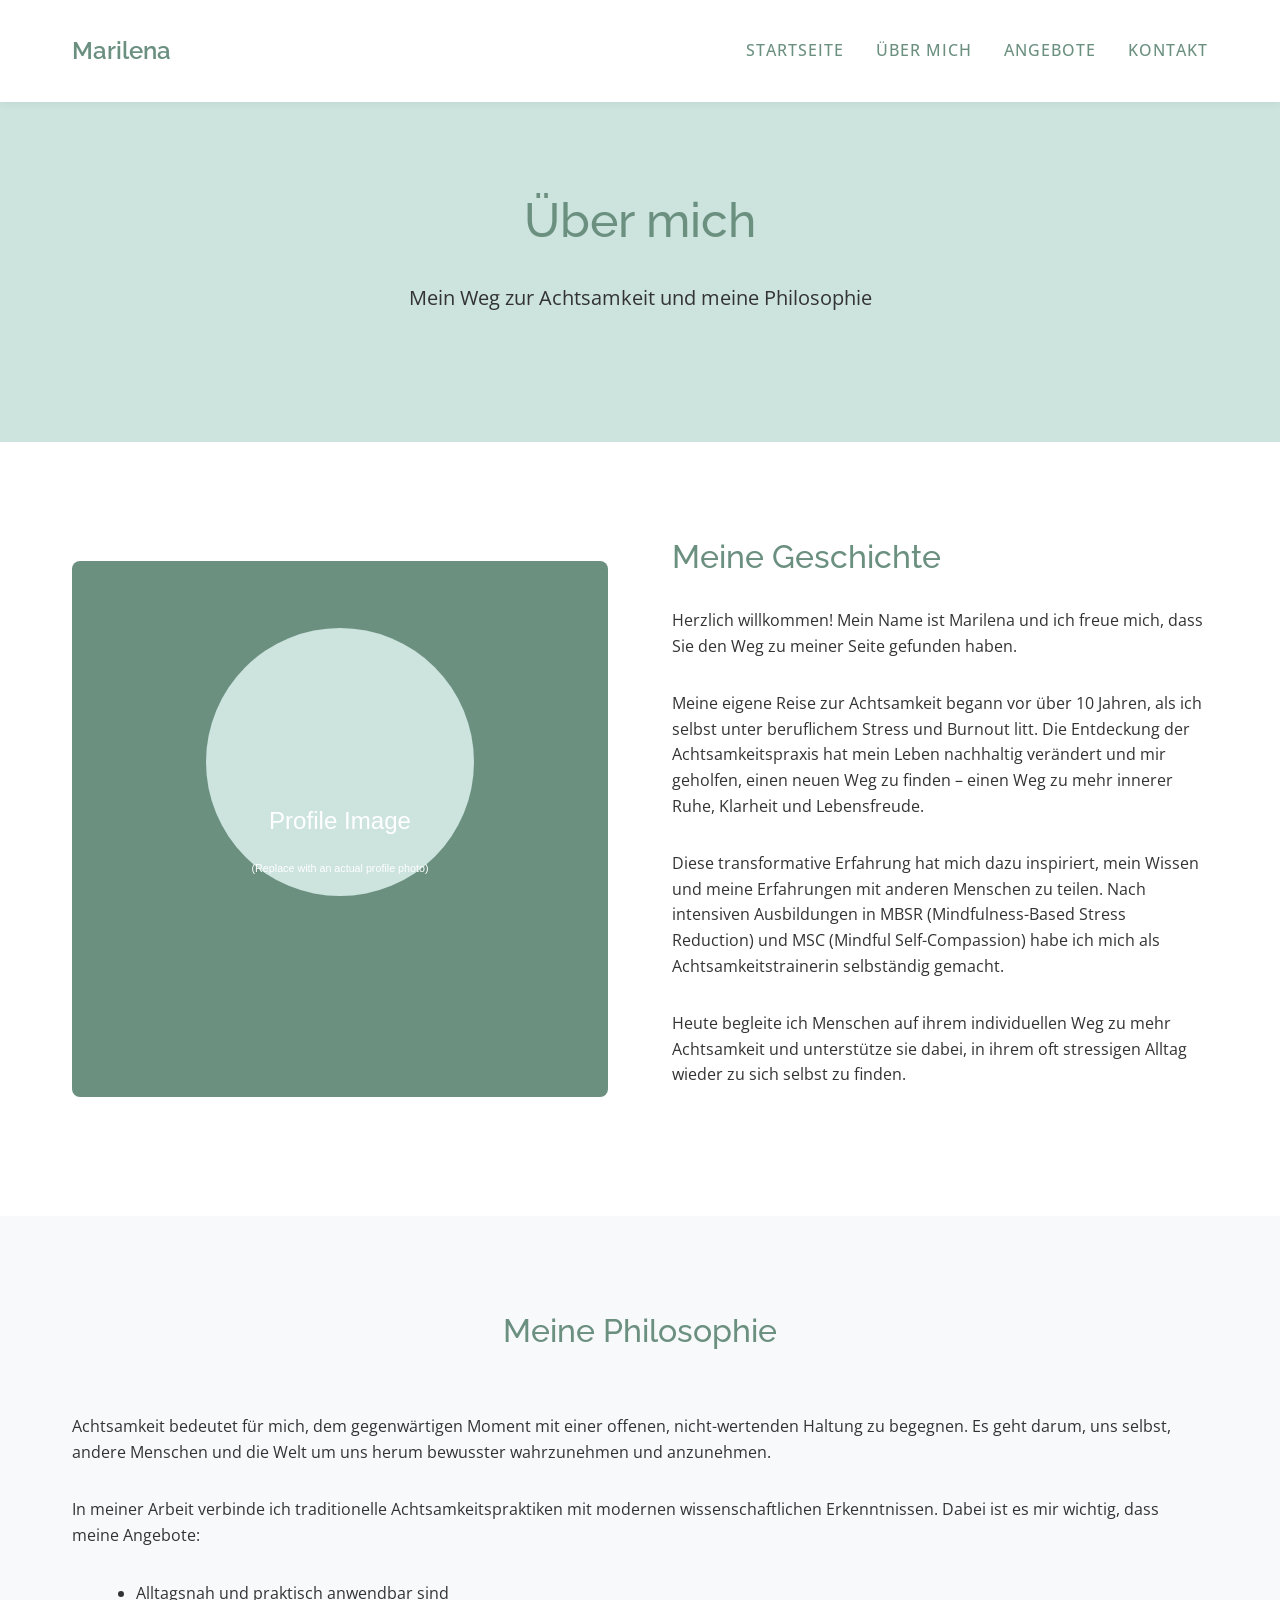
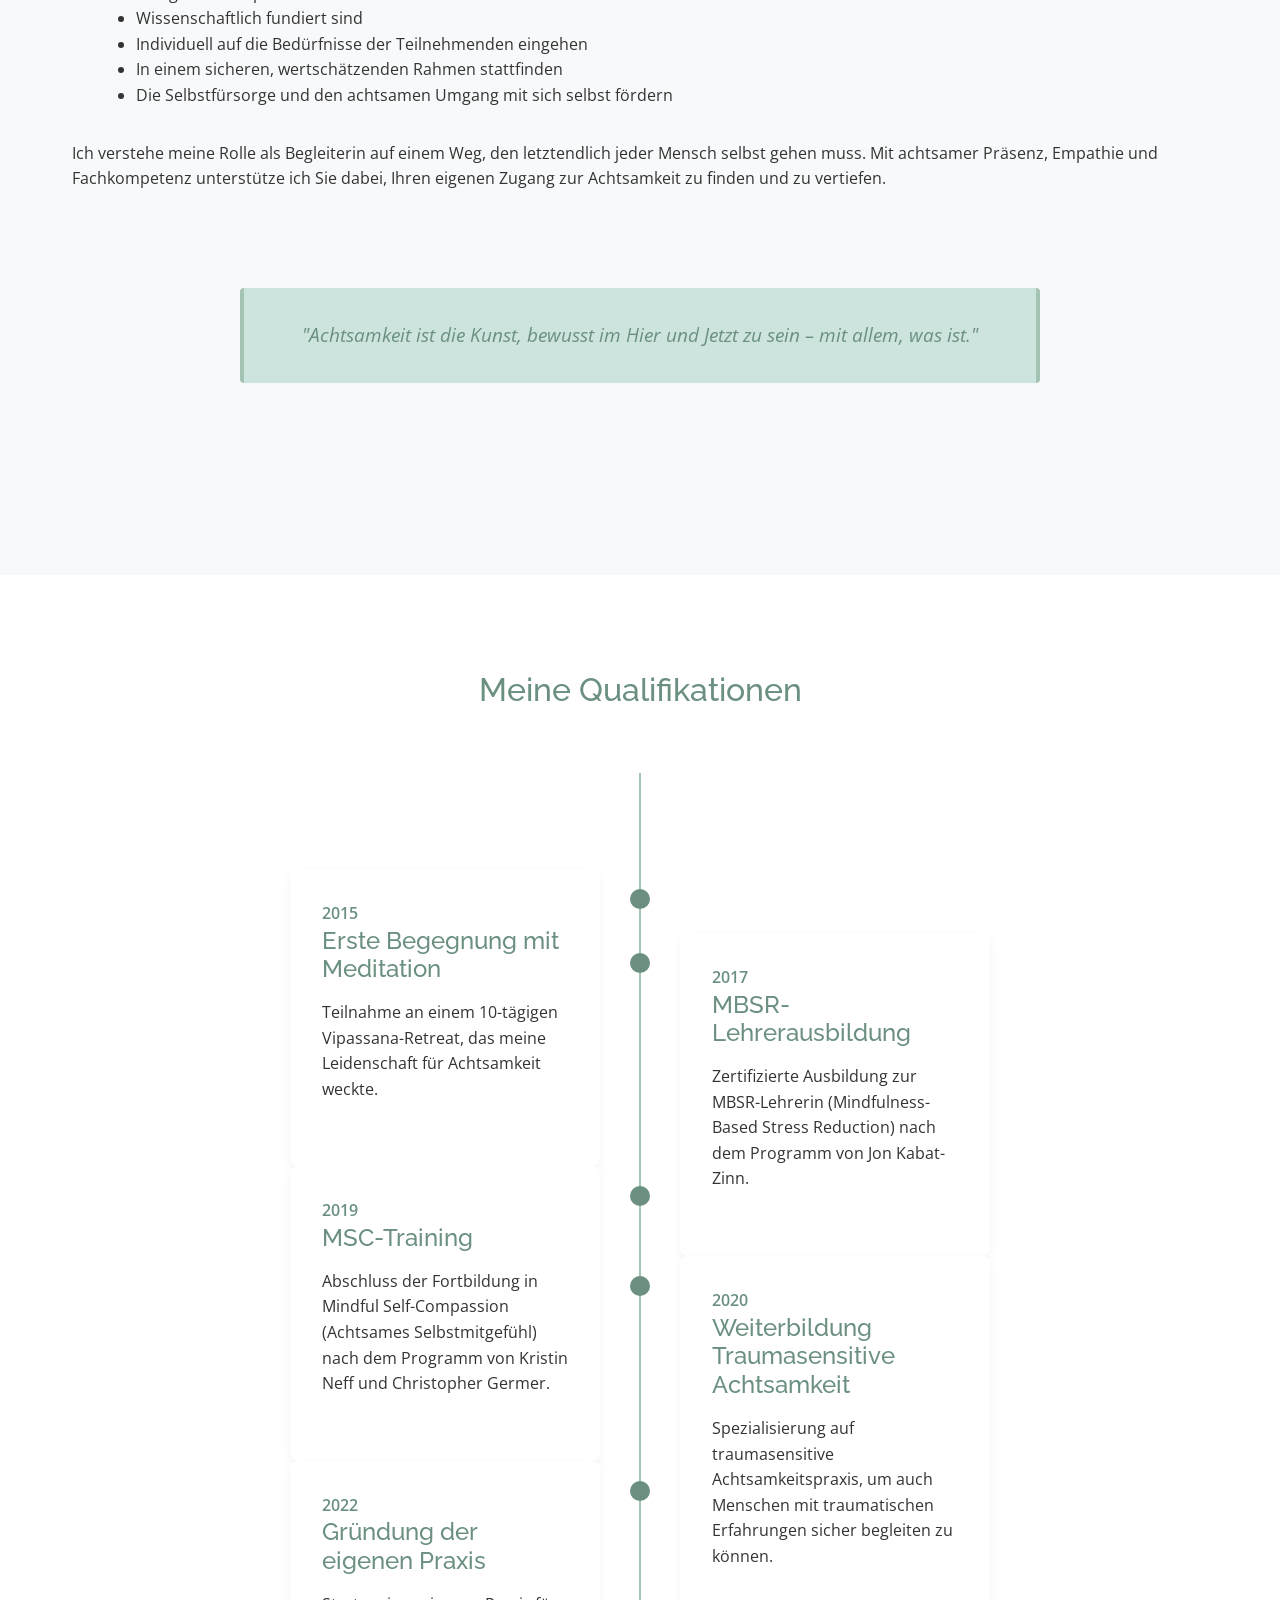
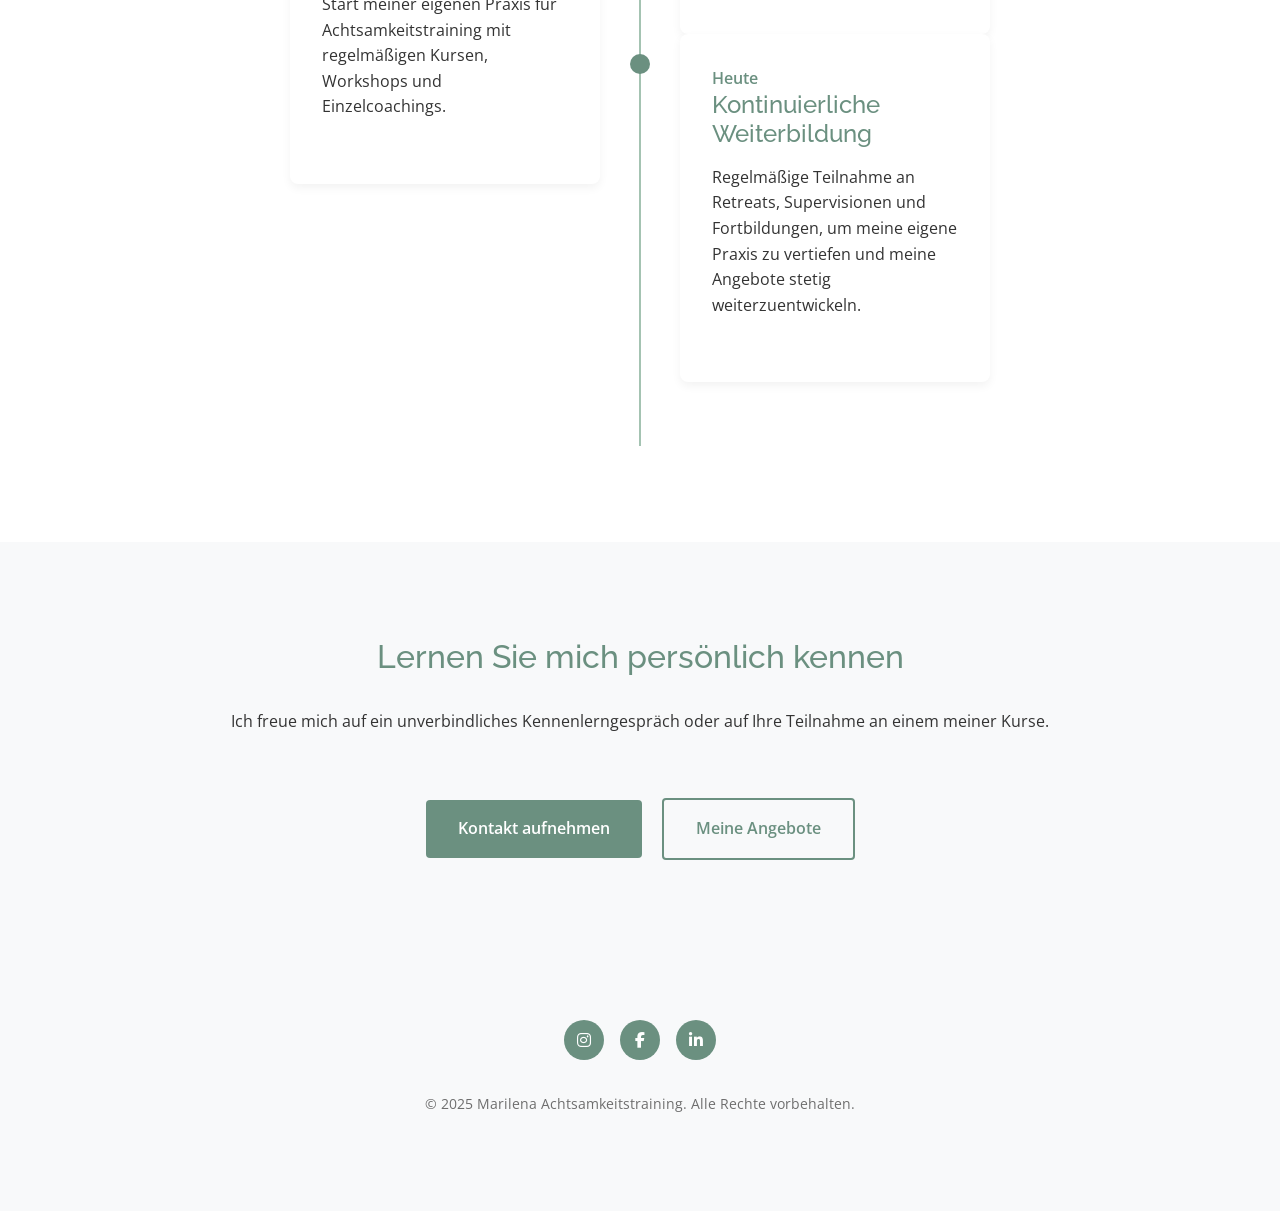
<file: marilena/ueber-mich.html>
<!DOCTYPE html>
<html lang="de">

<head>
    <meta charset="UTF-8">
    <meta name="viewport" content="width=device-width, initial-scale=1.0">
    <title>Über mich | Marilena Achtsamkeitstraining</title>
    <meta name="description"
        content="Lernen Sie mich und meinen Weg zur Achtsamkeit kennen. Erfahren Sie mehr über meine Qualifikationen und Philosophie.">

    <!-- Fonts -->
    <link rel="preconnect" href="https://fonts.googleapis.com">
    <link rel="preconnect" href="https://fonts.gstatic.com" crossorigin>
    <link
        href="https://fonts.googleapis.com/css2?family=Open+Sans:wght@400;500;600&family=Raleway:wght@400;500;600&display=swap"
        rel="stylesheet">

    <!-- Font Awesome for icons -->
    <link rel="stylesheet" href="https://cdnjs.cloudflare.com/ajax/libs/font-awesome/6.1.1/css/all.min.css">

    <!-- Custom CSS -->
    <link rel="stylesheet" href="assets/css/style.css">

    <style>
        /* Page-specific styles */
        .timeline {
            position: relative;
            max-width: 700px;
            margin: 0 auto;
            padding: var(--spacing-lg) 0;
        }

        .timeline::after {
            content: '';
            position: absolute;
            width: 2px;
            background-color: var(--secondary-color);
            top: 0;
            bottom: 0;
            left: 50%;
            margin-left: -1px;
        }

        .timeline-item {
            padding: var(--spacing-md) 0;
            position: relative;
        }

        .timeline-content {
            position: relative;
            background-color: white;
            padding: var(--spacing-md);
            border-radius: 8px;
            box-shadow: 0 4px 10px rgba(0, 0, 0, 0.05);
            width: calc(50% - 40px);
            box-sizing: border-box;
        }

        .timeline-item:nth-child(odd) .timeline-content {
            float: left;
        }

        .timeline-item:nth-child(even) .timeline-content {
            float: right;
        }

        .timeline-content::after {
            content: '';
            position: absolute;
            top: 20px;
            width: 20px;
            height: 20px;
            background-color: var(--primary-color);
            border-radius: 50%;
            z-index: 1;
        }

        .timeline-item:nth-child(odd) .timeline-content::after {
            right: -50px;
        }

        .timeline-item:nth-child(even) .timeline-content::after {
            left: -50px;
        }

        .timeline-year {
            color: var(--primary-color);
            font-weight: 600;
        }

        .quote {
            font-style: italic;
            font-size: 1.2rem;
            color: var(--primary-color);
            text-align: center;
            max-width: 800px;
            margin: var(--spacing-xl) auto;
            padding: var(--spacing-md);
            border-left: 4px solid var(--secondary-color);
            border-right: 4px solid var(--secondary-color);
            background-color: var(--accent-color);
            border-radius: 4px;
        }

        @media screen and (max-width: 768px) {
            .timeline::after {
                left: 31px;
            }

            .timeline-content {
                width: calc(100% - 80px);
            }

            .timeline-item:nth-child(odd) .timeline-content,
            .timeline-item:nth-child(even) .timeline-content {
                float: right;
            }

            .timeline-item:nth-child(odd) .timeline-content::after,
            .timeline-item:nth-child(even) .timeline-content::after {
                left: -50px;
            }
        }
    </style>
</head>

<body>
    <!-- Header with Navigation -->
    <header>
        <div class="container header-content">
            <a href="index.html" class="logo">Marilena</a>

            <button class="nav-toggle" aria-label="Toggle navigation">
                <i class="fas fa-bars"></i>
            </button>

            <nav>
                <ul class="nav-menu">
                    <li><a href="index.html">Startseite</a></li>
                    <li><a href="ueber-mich.html" class="active">Über mich</a></li>
                    <li><a href="angebote.html">Angebote</a></li>
                    <li><a href="kontakt.html">Kontakt</a></li>
                </ul>
            </nav>
        </div>
    </header>

    <!-- Hero Section -->
    <section class="hero">
        <div class="container hero-content">
            <h1>Über mich</h1>
            <p>Mein Weg zur Achtsamkeit und meine Philosophie</p>
        </div>
    </section>

    <!-- About Me Section -->
    <section id="about">
        <div class="container">
            <div class="about-container">
                <div class="about-image">
                    <img src="assets/images/profile.svg" alt="Marilena - Achtsamkeitstrainerin">
                </div>
                <div class="about-content">
                    <h2>Meine Geschichte</h2>
                    <p>Herzlich willkommen! Mein Name ist Marilena und ich freue mich, dass Sie den Weg zu meiner Seite
                        gefunden haben.</p>
                    <p>Meine eigene Reise zur Achtsamkeit begann vor über 10 Jahren, als ich selbst unter beruflichem
                        Stress und Burnout litt. Die Entdeckung der Achtsamkeitspraxis hat mein Leben nachhaltig
                        verändert und mir geholfen, einen neuen Weg zu finden – einen Weg zu mehr innerer Ruhe, Klarheit
                        und Lebensfreude.</p>
                    <p>Diese transformative Erfahrung hat mich dazu inspiriert, mein Wissen und meine Erfahrungen mit
                        anderen Menschen zu teilen. Nach intensiven Ausbildungen in MBSR (Mindfulness-Based Stress
                        Reduction) und MSC (Mindful Self-Compassion) habe ich mich als Achtsamkeitstrainerin selbständig
                        gemacht.</p>
                    <p>Heute begleite ich Menschen auf ihrem individuellen Weg zu mehr Achtsamkeit und unterstütze sie
                        dabei, in ihrem oft stressigen Alltag wieder zu sich selbst zu finden.</p>
                </div>
            </div>
        </div>
    </section>

    <!-- Philosophy Section -->
    <section id="philosophy" class="section-bg">
        <div class="container">
            <div class="section-title">
                <h2>Meine Philosophie</h2>
            </div>
            <p>Achtsamkeit bedeutet für mich, dem gegenwärtigen Moment mit einer offenen, nicht-wertenden Haltung zu
                begegnen. Es geht darum, uns selbst, andere Menschen und die Welt um uns herum bewusster wahrzunehmen
                und anzunehmen.</p>
            <p>In meiner Arbeit verbinde ich traditionelle Achtsamkeitspraktiken mit modernen wissenschaftlichen
                Erkenntnissen. Dabei ist es mir wichtig, dass meine Angebote:</p>
            <ul style="margin-bottom: var(--spacing-md); padding-left: var(--spacing-lg);">
                <li>Alltagsnah und praktisch anwendbar sind</li>
                <li>Wissenschaftlich fundiert sind</li>
                <li>Individuell auf die Bedürfnisse der Teilnehmenden eingehen</li>
                <li>In einem sicheren, wertschätzenden Rahmen stattfinden</li>
                <li>Die Selbstfürsorge und den achtsamen Umgang mit sich selbst fördern</li>
            </ul>
            <p>Ich verstehe meine Rolle als Begleiterin auf einem Weg, den letztendlich jeder Mensch selbst gehen muss.
                Mit achtsamer Präsenz, Empathie und Fachkompetenz unterstütze ich Sie dabei, Ihren eigenen Zugang zur
                Achtsamkeit zu finden und zu vertiefen.</p>

            <div class="quote">
                "Achtsamkeit ist die Kunst, bewusst im Hier und Jetzt zu sein – mit allem, was ist."
            </div>
        </div>
    </section>

    <!-- Qualifications Section -->
    <section id="qualifications">
        <div class="container">
            <div class="section-title">
                <h2>Meine Qualifikationen</h2>
            </div>
            <div class="timeline">
                <!-- Timeline items -->
                <div class="timeline-item">
                    <div class="timeline-content">
                        <span class="timeline-year">2015</span>
                        <h3>Erste Begegnung mit Meditation</h3>
                        <p>Teilnahme an einem 10-tägigen Vipassana-Retreat, das meine Leidenschaft für Achtsamkeit
                            weckte.</p>
                    </div>
                </div>

                <div class="timeline-item">
                    <div class="timeline-content">
                        <span class="timeline-year">2017</span>
                        <h3>MBSR-Lehrerausbildung</h3>
                        <p>Zertifizierte Ausbildung zur MBSR-Lehrerin (Mindfulness-Based Stress Reduction) nach dem
                            Programm von Jon Kabat-Zinn.</p>
                    </div>
                </div>

                <div class="timeline-item">
                    <div class="timeline-content">
                        <span class="timeline-year">2019</span>
                        <h3>MSC-Training</h3>
                        <p>Abschluss der Fortbildung in Mindful Self-Compassion (Achtsames Selbstmitgefühl) nach dem
                            Programm von Kristin Neff und Christopher Germer.</p>
                    </div>
                </div>

                <div class="timeline-item">
                    <div class="timeline-content">
                        <span class="timeline-year">2020</span>
                        <h3>Weiterbildung Traumasensitive Achtsamkeit</h3>
                        <p>Spezialisierung auf traumasensitive Achtsamkeitspraxis, um auch Menschen mit traumatischen
                            Erfahrungen sicher begleiten zu können.</p>
                    </div>
                </div>

                <div class="timeline-item">
                    <div class="timeline-content">
                        <span class="timeline-year">2022</span>
                        <h3>Gründung der eigenen Praxis</h3>
                        <p>Start meiner eigenen Praxis für Achtsamkeitstraining mit regelmäßigen Kursen, Workshops und
                            Einzelcoachings.</p>
                    </div>
                </div>

                <div class="timeline-item">
                    <div class="timeline-content">
                        <span class="timeline-year">Heute</span>
                        <h3>Kontinuierliche Weiterbildung</h3>
                        <p>Regelmäßige Teilnahme an Retreats, Supervisionen und Fortbildungen, um meine eigene Praxis zu
                            vertiefen und meine Angebote stetig weiterzuentwickeln.</p>
                    </div>
                </div>

                <div style="clear: both;"></div>
            </div>
        </div>
    </section>

    <!-- Call to Action Section -->
    <section id="cta" class="section-bg">
        <div class="container">
            <div class="section-title">
                <h2>Lernen Sie mich persönlich kennen</h2>
                <p>Ich freue mich auf ein unverbindliches Kennenlerngespräch oder auf Ihre Teilnahme an einem meiner
                    Kurse.</p>
            </div>
            <div style="text-align: center;">
                <a href="kontakt.html" class="btn">Kontakt aufnehmen</a>
                <a href="angebote.html" class="btn btn-outline" style="margin-left: var(--spacing-sm);">Meine
                    Angebote</a>
            </div>
        </div>
    </section>

    <!-- Footer -->
    <footer>
        <div class="container footer-content">
            <div class="social-links">
                <a href="#" class="social-link" aria-label="Instagram">
                    <i class="fab fa-instagram"></i>
                </a>
                <a href="#" class="social-link" aria-label="Facebook">
                    <i class="fab fa-facebook-f"></i>
                </a>
                <a href="#" class="social-link" aria-label="LinkedIn">
                    <i class="fab fa-linkedin-in"></i>
                </a>
            </div>
            <p class="copyright">&copy; 2025 Marilena Achtsamkeitstraining. Alle Rechte vorbehalten.</p>
        </div>
    </footer>

    <!-- JavaScript -->
    <script src="assets/js/main.js"></script>
</body>

</html>
</file>
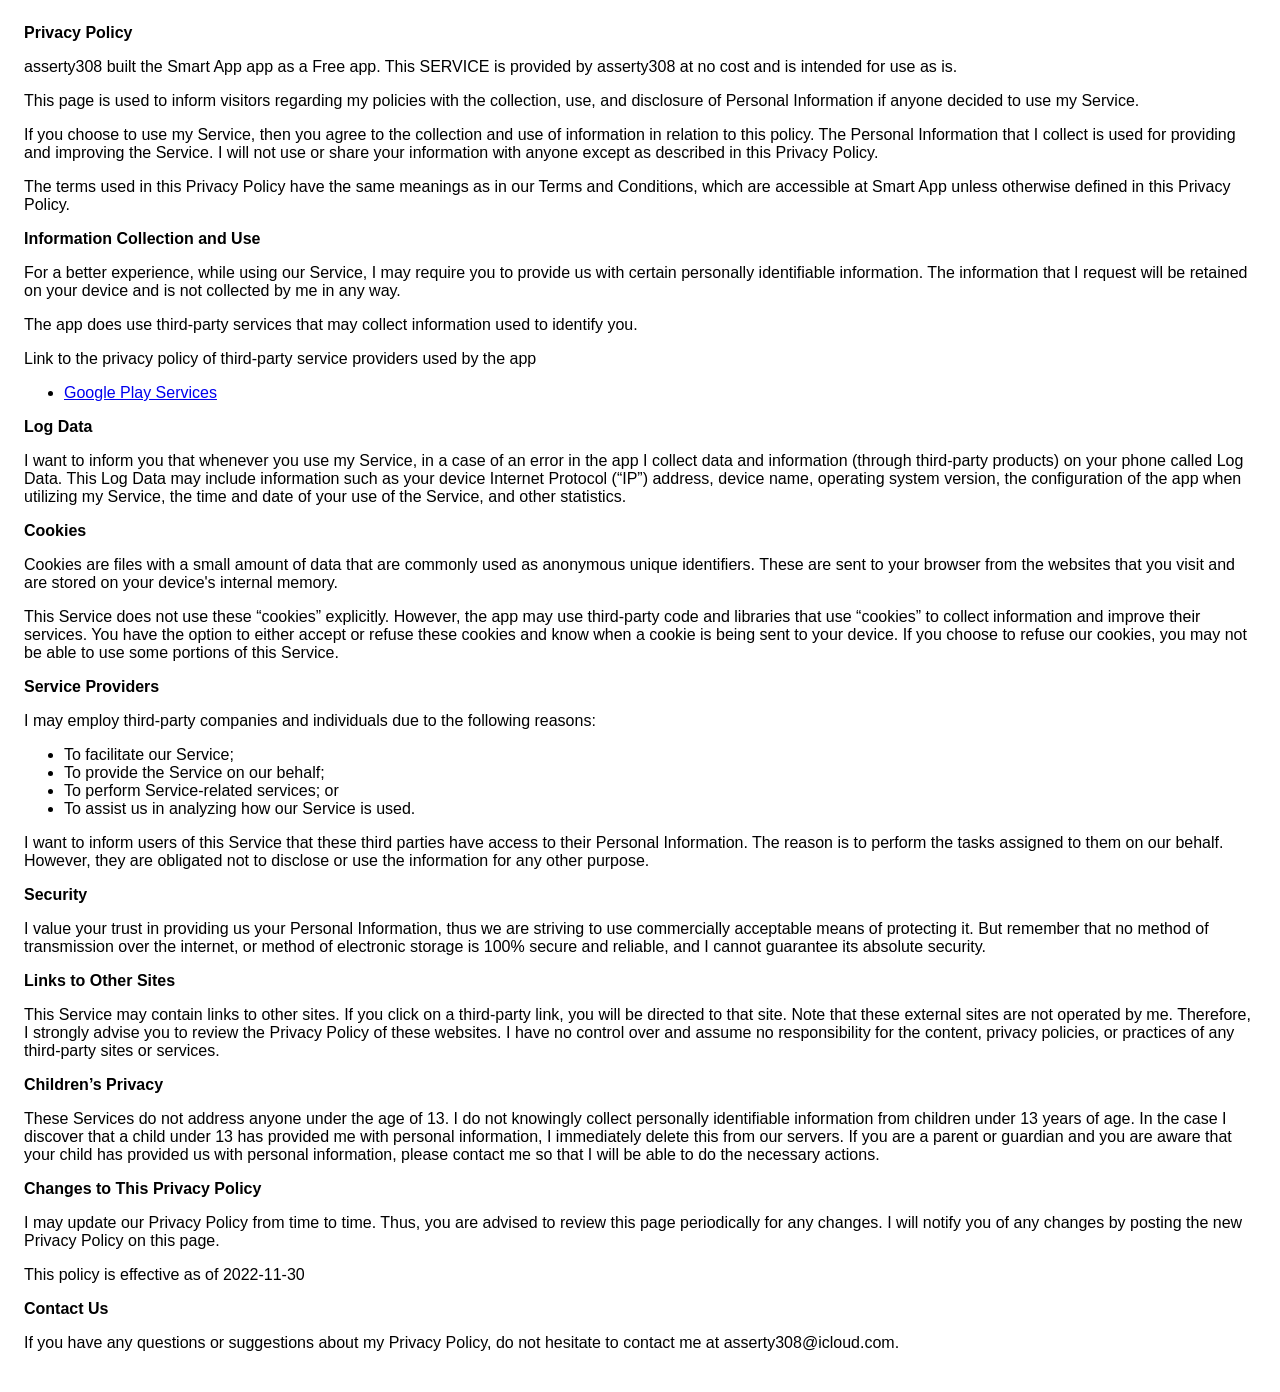
<file: privacy/smart_app.html>
<!DOCTYPE html>
<html>

<head>
    <meta charset='utf-8'>
    <meta name='viewport' content='width=device-width'>
    <title>Privacy Policy</title>
    <style>
        body {
            font-family: 'Helvetica Neue', Helvetica, Arial, sans-serif;
            padding: 1em;
        }
    </style>
</head>

<body>
    <strong>Privacy Policy</strong>
    <p>
        asserty308 built the Smart App app as
        a Free app. This SERVICE is provided by
        asserty308 at no cost and is intended for use as
        is.
    </p>
    <p>
        This page is used to inform visitors regarding my
        policies with the collection, use, and disclosure of Personal
        Information if anyone decided to use my Service.
    </p>
    <p>
        If you choose to use my Service, then you agree to
        the collection and use of information in relation to this
        policy. The Personal Information that I collect is
        used for providing and improving the Service. I will not use or share your information with
        anyone except as described in this Privacy Policy.
    </p>
    <p>
        The terms used in this Privacy Policy have the same meanings
        as in our Terms and Conditions, which are accessible at
        Smart App unless otherwise defined in this Privacy Policy.
    </p>
    <p><strong>Information Collection and Use</strong></p>
    <p>
        For a better experience, while using our Service, I
        may require you to provide us with certain personally
        identifiable information. The information that
        I request will be retained on your device and is not collected by me in any way.
    </p>
    <div>
        <p>
            The app does use third-party services that may collect
            information used to identify you.
        </p>
        <p>
            Link to the privacy policy of third-party service providers used
            by the app
        </p>
        <ul>
            <li><a href="https://www.google.com/policies/privacy/" target="_blank" rel="noopener noreferrer">Google Play
                    Services</a></li>
            <!---->
            <!---->
            <!---->
            <!---->
            <!---->
            <!---->
            <!---->
            <!---->
            <!---->
            <!---->
            <!---->
            <!---->
            <!---->
            <!---->
            <!---->
            <!---->
            <!---->
            <!---->
            <!---->
            <!---->
            <!---->
            <!---->
            <!---->
            <!---->
            <!---->
            <!---->
            <!---->
        </ul>
    </div>
    <p><strong>Log Data</strong></p>
    <p>
        I want to inform you that whenever you
        use my Service, in a case of an error in the app
        I collect data and information (through third-party
        products) on your phone called Log Data. This Log Data may
        include information such as your device Internet Protocol
        (“IP”) address, device name, operating system version, the
        configuration of the app when utilizing my Service,
        the time and date of your use of the Service, and other
        statistics.
    </p>
    <p><strong>Cookies</strong></p>
    <p>
        Cookies are files with a small amount of data that are
        commonly used as anonymous unique identifiers. These are sent
        to your browser from the websites that you visit and are
        stored on your device's internal memory.
    </p>
    <p>
        This Service does not use these “cookies” explicitly. However,
        the app may use third-party code and libraries that use
        “cookies” to collect information and improve their services.
        You have the option to either accept or refuse these cookies
        and know when a cookie is being sent to your device. If you
        choose to refuse our cookies, you may not be able to use some
        portions of this Service.
    </p>
    <p><strong>Service Providers</strong></p>
    <p>
        I may employ third-party companies and
        individuals due to the following reasons:
    </p>
    <ul>
        <li>To facilitate our Service;</li>
        <li>To provide the Service on our behalf;</li>
        <li>To perform Service-related services; or</li>
        <li>To assist us in analyzing how our Service is used.</li>
    </ul>
    <p>
        I want to inform users of this Service
        that these third parties have access to their Personal
        Information. The reason is to perform the tasks assigned to
        them on our behalf. However, they are obligated not to
        disclose or use the information for any other purpose.
    </p>
    <p><strong>Security</strong></p>
    <p>
        I value your trust in providing us your
        Personal Information, thus we are striving to use commercially
        acceptable means of protecting it. But remember that no method
        of transmission over the internet, or method of electronic
        storage is 100% secure and reliable, and I cannot
        guarantee its absolute security.
    </p>
    <p><strong>Links to Other Sites</strong></p>
    <p>
        This Service may contain links to other sites. If you click on
        a third-party link, you will be directed to that site. Note
        that these external sites are not operated by me.
        Therefore, I strongly advise you to review the
        Privacy Policy of these websites. I have
        no control over and assume no responsibility for the content,
        privacy policies, or practices of any third-party sites or
        services.
    </p>
    <p><strong>Children’s Privacy</strong></p>
    <div>
        <p>
            These Services do not address anyone under the age of 13.
            I do not knowingly collect personally
            identifiable information from children under 13 years of age. In the case
            I discover that a child under 13 has provided
            me with personal information, I immediately
            delete this from our servers. If you are a parent or guardian
            and you are aware that your child has provided us with
            personal information, please contact me so that
            I will be able to do the necessary actions.
        </p>
    </div>
    <!---->
    <p><strong>Changes to This Privacy Policy</strong></p>
    <p>
        I may update our Privacy Policy from
        time to time. Thus, you are advised to review this page
        periodically for any changes. I will
        notify you of any changes by posting the new Privacy Policy on
        this page.
    </p>
    <p>This policy is effective as of 2022-11-30</p>
    <p><strong>Contact Us</strong></p>
    <p>
        If you have any questions or suggestions about my
        Privacy Policy, do not hesitate to contact me at asserty308@icloud.com.
    </p>
</body>

</html>
</file>
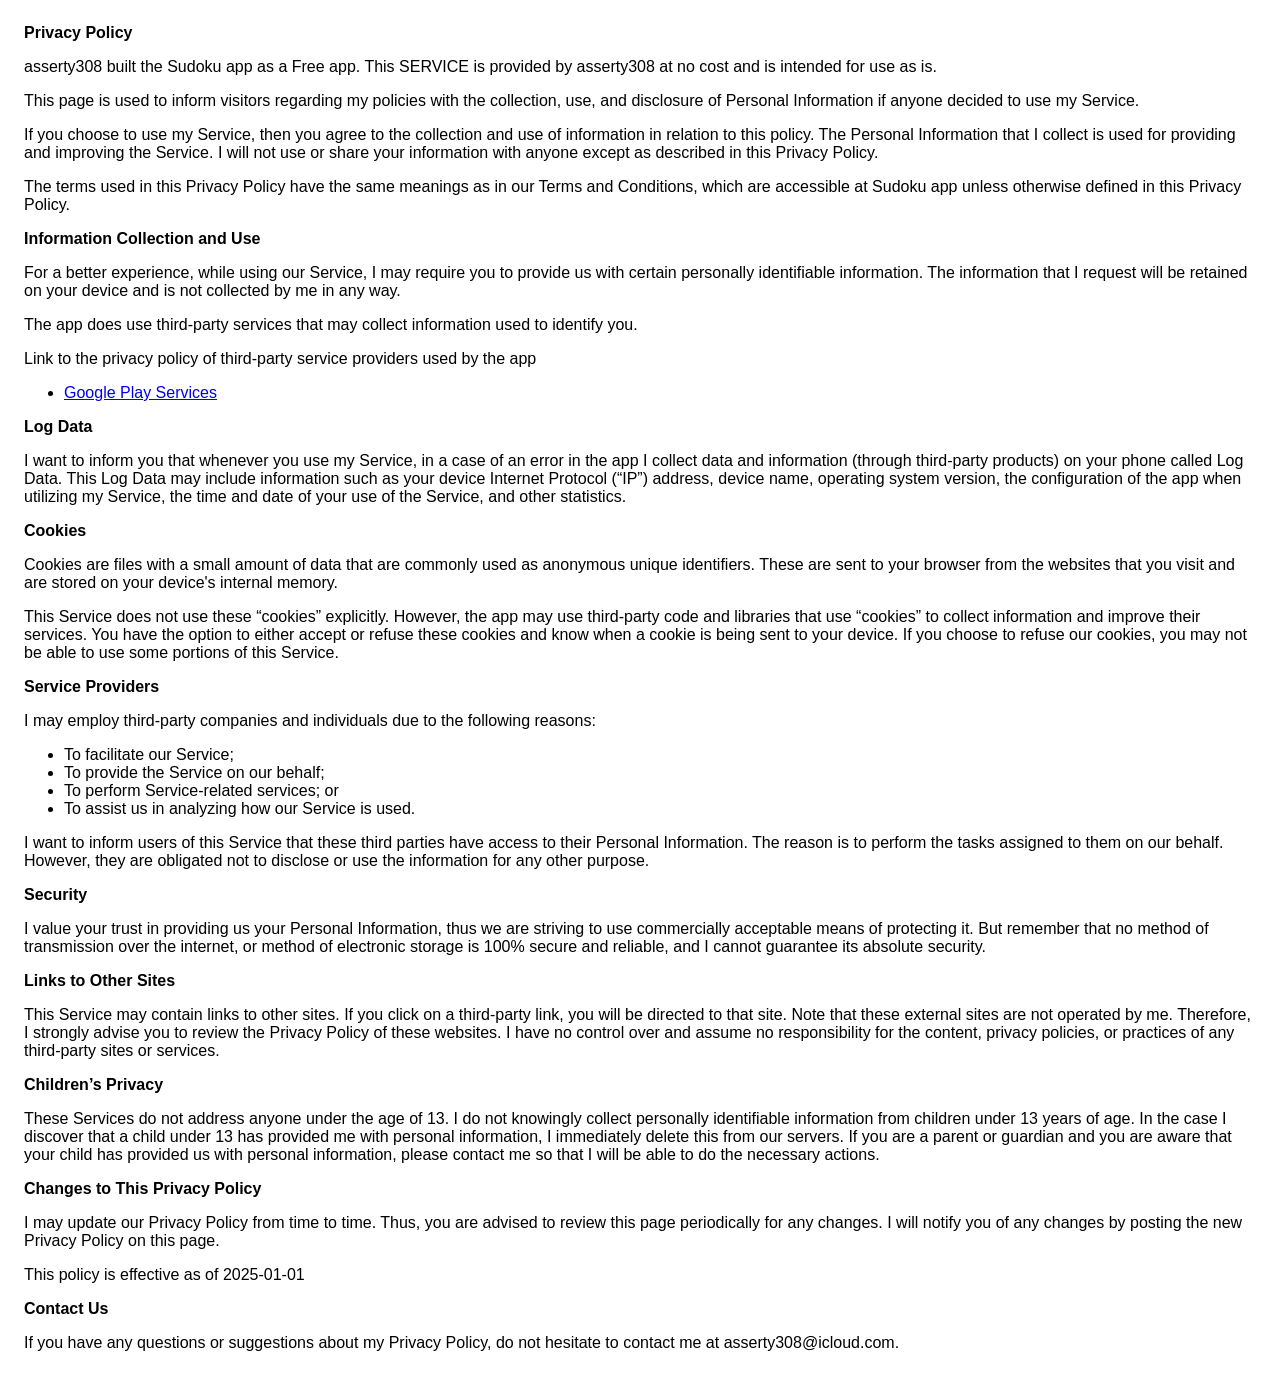
<file: privacy/sudoku.html>
<!DOCTYPE html>
<html>

<head>
    <meta charset='utf-8'>
    <meta name='viewport' content='width=device-width'>
    <title>Privacy Policy</title>
    <style>
        body {
            font-family: 'Helvetica Neue', Helvetica, Arial, sans-serif;
            padding: 1em;
        }
    </style>
</head>

<body>
    <strong>Privacy Policy</strong>
    <p>
        asserty308 built the Sudoku app as
        a Free app. This SERVICE is provided by
        asserty308 at no cost and is intended for use as
        is.
    </p>
    <p>
        This page is used to inform visitors regarding my
        policies with the collection, use, and disclosure of Personal
        Information if anyone decided to use my Service.
    </p>
    <p>
        If you choose to use my Service, then you agree to
        the collection and use of information in relation to this
        policy. The Personal Information that I collect is
        used for providing and improving the Service. I will not use or share your information with
        anyone except as described in this Privacy Policy.
    </p>
    <p>
        The terms used in this Privacy Policy have the same meanings
        as in our Terms and Conditions, which are accessible at
        Sudoku app unless otherwise defined in this Privacy Policy.
    </p>
    <p><strong>Information Collection and Use</strong></p>
    <p>
        For a better experience, while using our Service, I
        may require you to provide us with certain personally
        identifiable information. The information that
        I request will be retained on your device and is not collected by me in any way.
    </p>
    <div>
        <p>
            The app does use third-party services that may collect
            information used to identify you.
        </p>
        <p>
            Link to the privacy policy of third-party service providers used
            by the app
        </p>
        <ul>
            <li><a href="https://www.google.com/policies/privacy/" target="_blank" rel="noopener noreferrer">Google Play
                    Services</a></li>
            <!---->
            <!---->
            <!---->
            <!---->
            <!---->
            <!---->
            <!---->
            <!---->
            <!---->
            <!---->
            <!---->
            <!---->
            <!---->
            <!---->
            <!---->
            <!---->
            <!---->
            <!---->
            <!---->
            <!---->
            <!---->
            <!---->
            <!---->
            <!---->
            <!---->
            <!---->
            <!---->
        </ul>
    </div>
    <p><strong>Log Data</strong></p>
    <p>
        I want to inform you that whenever you
        use my Service, in a case of an error in the app
        I collect data and information (through third-party
        products) on your phone called Log Data. This Log Data may
        include information such as your device Internet Protocol
        (“IP”) address, device name, operating system version, the
        configuration of the app when utilizing my Service,
        the time and date of your use of the Service, and other
        statistics.
    </p>
    <p><strong>Cookies</strong></p>
    <p>
        Cookies are files with a small amount of data that are
        commonly used as anonymous unique identifiers. These are sent
        to your browser from the websites that you visit and are
        stored on your device's internal memory.
    </p>
    <p>
        This Service does not use these “cookies” explicitly. However,
        the app may use third-party code and libraries that use
        “cookies” to collect information and improve their services.
        You have the option to either accept or refuse these cookies
        and know when a cookie is being sent to your device. If you
        choose to refuse our cookies, you may not be able to use some
        portions of this Service.
    </p>
    <p><strong>Service Providers</strong></p>
    <p>
        I may employ third-party companies and
        individuals due to the following reasons:
    </p>
    <ul>
        <li>To facilitate our Service;</li>
        <li>To provide the Service on our behalf;</li>
        <li>To perform Service-related services; or</li>
        <li>To assist us in analyzing how our Service is used.</li>
    </ul>
    <p>
        I want to inform users of this Service
        that these third parties have access to their Personal
        Information. The reason is to perform the tasks assigned to
        them on our behalf. However, they are obligated not to
        disclose or use the information for any other purpose.
    </p>
    <p><strong>Security</strong></p>
    <p>
        I value your trust in providing us your
        Personal Information, thus we are striving to use commercially
        acceptable means of protecting it. But remember that no method
        of transmission over the internet, or method of electronic
        storage is 100% secure and reliable, and I cannot
        guarantee its absolute security.
    </p>
    <p><strong>Links to Other Sites</strong></p>
    <p>
        This Service may contain links to other sites. If you click on
        a third-party link, you will be directed to that site. Note
        that these external sites are not operated by me.
        Therefore, I strongly advise you to review the
        Privacy Policy of these websites. I have
        no control over and assume no responsibility for the content,
        privacy policies, or practices of any third-party sites or
        services.
    </p>
    <p><strong>Children’s Privacy</strong></p>
    <div>
        <p>
            These Services do not address anyone under the age of 13.
            I do not knowingly collect personally
            identifiable information from children under 13 years of age. In the case
            I discover that a child under 13 has provided
            me with personal information, I immediately
            delete this from our servers. If you are a parent or guardian
            and you are aware that your child has provided us with
            personal information, please contact me so that
            I will be able to do the necessary actions.
        </p>
    </div>
    <!---->
    <p><strong>Changes to This Privacy Policy</strong></p>
    <p>
        I may update our Privacy Policy from
        time to time. Thus, you are advised to review this page
        periodically for any changes. I will
        notify you of any changes by posting the new Privacy Policy on
        this page.
    </p>
    <p>This policy is effective as of 2025-01-01</p>
    <p><strong>Contact Us</strong></p>
    <p>
        If you have any questions or suggestions about my
        Privacy Policy, do not hesitate to contact me at asserty308@icloud.com.
    </p>
</body>

</html>
</file>
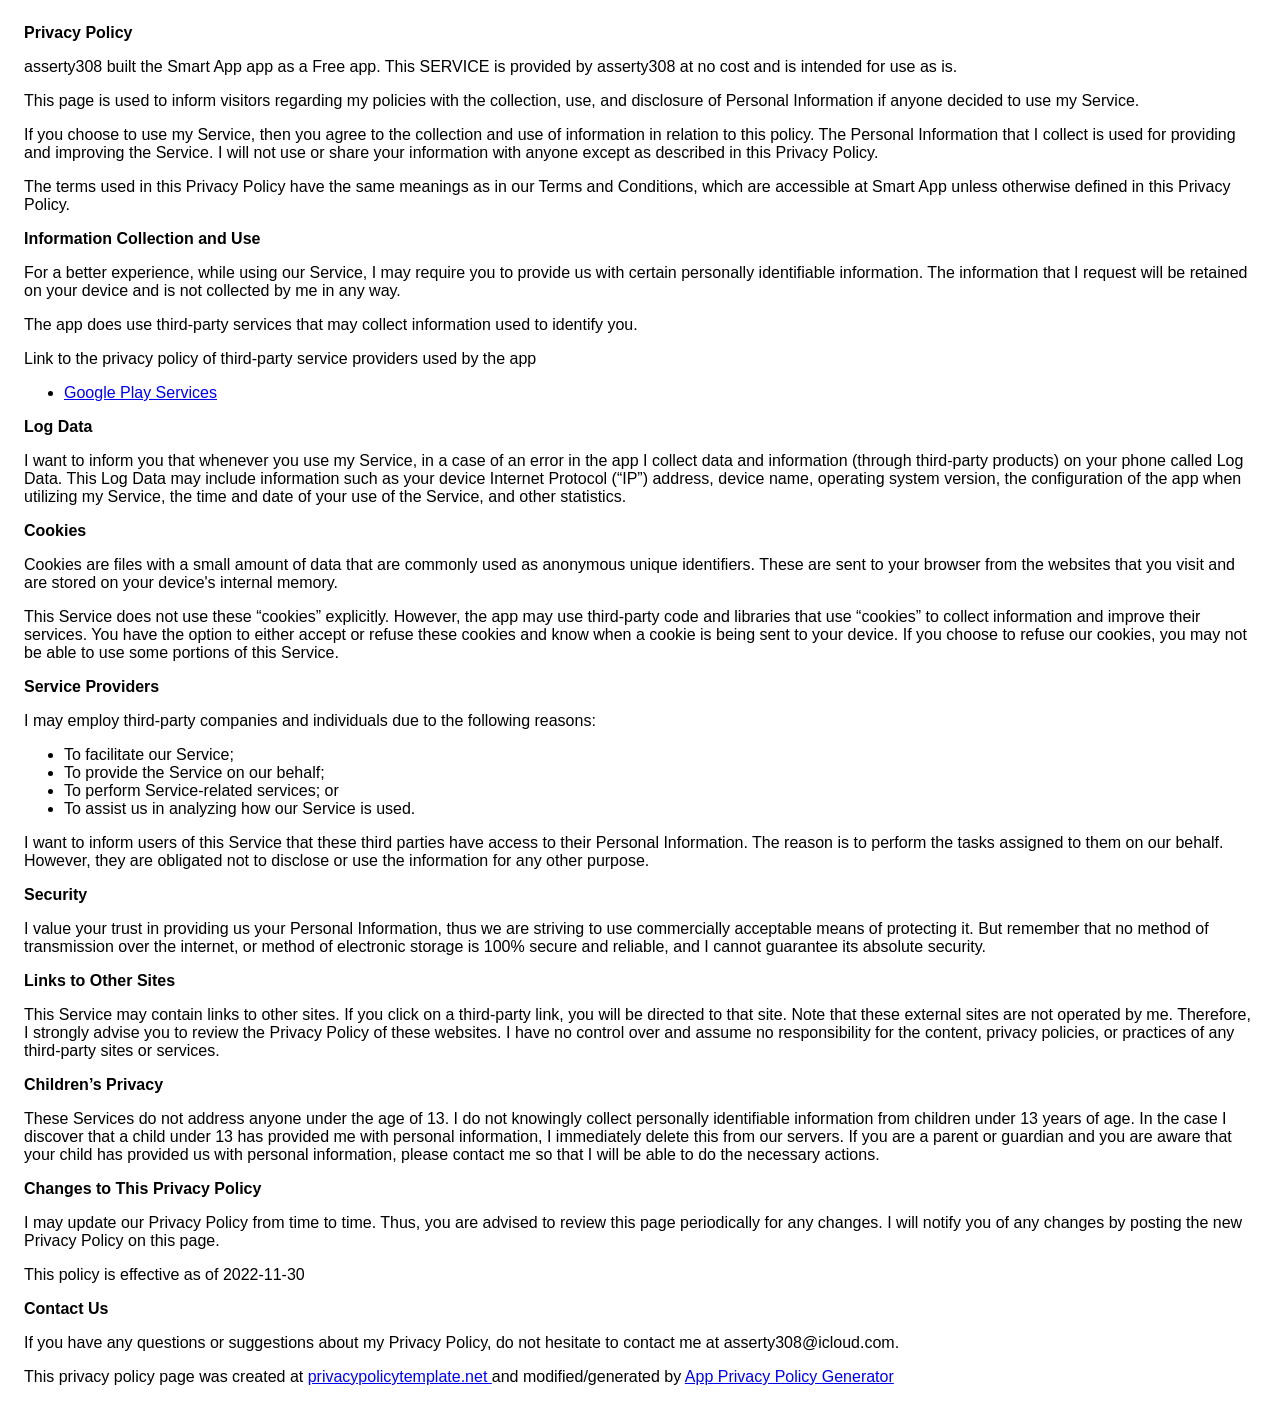
<file: smart_app/privacy.html>
<!DOCTYPE html>
<html>

<head>
    <meta charset='utf-8'>
    <meta name='viewport' content='width=device-width'>
    <title>Privacy Policy</title>
    <style>
        body {
            font-family: 'Helvetica Neue', Helvetica, Arial, sans-serif;
            padding: 1em;
        }
    </style>
</head>

<body>
    <strong>Privacy Policy</strong>
    <p>
        asserty308 built the Smart App app as
        a Free app. This SERVICE is provided by
        asserty308 at no cost and is intended for use as
        is.
    </p>
    <p>
        This page is used to inform visitors regarding my
        policies with the collection, use, and disclosure of Personal
        Information if anyone decided to use my Service.
    </p>
    <p>
        If you choose to use my Service, then you agree to
        the collection and use of information in relation to this
        policy. The Personal Information that I collect is
        used for providing and improving the Service. I will not use or share your information with
        anyone except as described in this Privacy Policy.
    </p>
    <p>
        The terms used in this Privacy Policy have the same meanings
        as in our Terms and Conditions, which are accessible at
        Smart App unless otherwise defined in this Privacy Policy.
    </p>
    <p><strong>Information Collection and Use</strong></p>
    <p>
        For a better experience, while using our Service, I
        may require you to provide us with certain personally
        identifiable information. The information that
        I request will be retained on your device and is not collected by me in any way.
    </p>
    <div>
        <p>
            The app does use third-party services that may collect
            information used to identify you.
        </p>
        <p>
            Link to the privacy policy of third-party service providers used
            by the app
        </p>
        <ul>
            <li><a href="https://www.google.com/policies/privacy/" target="_blank" rel="noopener noreferrer">Google Play
                    Services</a></li>
            <!---->
            <!---->
            <!---->
            <!---->
            <!---->
            <!---->
            <!---->
            <!---->
            <!---->
            <!---->
            <!---->
            <!---->
            <!---->
            <!---->
            <!---->
            <!---->
            <!---->
            <!---->
            <!---->
            <!---->
            <!---->
            <!---->
            <!---->
            <!---->
            <!---->
            <!---->
            <!---->
        </ul>
    </div>
    <p><strong>Log Data</strong></p>
    <p>
        I want to inform you that whenever you
        use my Service, in a case of an error in the app
        I collect data and information (through third-party
        products) on your phone called Log Data. This Log Data may
        include information such as your device Internet Protocol
        (“IP”) address, device name, operating system version, the
        configuration of the app when utilizing my Service,
        the time and date of your use of the Service, and other
        statistics.
    </p>
    <p><strong>Cookies</strong></p>
    <p>
        Cookies are files with a small amount of data that are
        commonly used as anonymous unique identifiers. These are sent
        to your browser from the websites that you visit and are
        stored on your device's internal memory.
    </p>
    <p>
        This Service does not use these “cookies” explicitly. However,
        the app may use third-party code and libraries that use
        “cookies” to collect information and improve their services.
        You have the option to either accept or refuse these cookies
        and know when a cookie is being sent to your device. If you
        choose to refuse our cookies, you may not be able to use some
        portions of this Service.
    </p>
    <p><strong>Service Providers</strong></p>
    <p>
        I may employ third-party companies and
        individuals due to the following reasons:
    </p>
    <ul>
        <li>To facilitate our Service;</li>
        <li>To provide the Service on our behalf;</li>
        <li>To perform Service-related services; or</li>
        <li>To assist us in analyzing how our Service is used.</li>
    </ul>
    <p>
        I want to inform users of this Service
        that these third parties have access to their Personal
        Information. The reason is to perform the tasks assigned to
        them on our behalf. However, they are obligated not to
        disclose or use the information for any other purpose.
    </p>
    <p><strong>Security</strong></p>
    <p>
        I value your trust in providing us your
        Personal Information, thus we are striving to use commercially
        acceptable means of protecting it. But remember that no method
        of transmission over the internet, or method of electronic
        storage is 100% secure and reliable, and I cannot
        guarantee its absolute security.
    </p>
    <p><strong>Links to Other Sites</strong></p>
    <p>
        This Service may contain links to other sites. If you click on
        a third-party link, you will be directed to that site. Note
        that these external sites are not operated by me.
        Therefore, I strongly advise you to review the
        Privacy Policy of these websites. I have
        no control over and assume no responsibility for the content,
        privacy policies, or practices of any third-party sites or
        services.
    </p>
    <p><strong>Children’s Privacy</strong></p>
    <div>
        <p>
            These Services do not address anyone under the age of 13.
            I do not knowingly collect personally
            identifiable information from children under 13 years of age. In the case
            I discover that a child under 13 has provided
            me with personal information, I immediately
            delete this from our servers. If you are a parent or guardian
            and you are aware that your child has provided us with
            personal information, please contact me so that
            I will be able to do the necessary actions.
        </p>
    </div>
    <!---->
    <p><strong>Changes to This Privacy Policy</strong></p>
    <p>
        I may update our Privacy Policy from
        time to time. Thus, you are advised to review this page
        periodically for any changes. I will
        notify you of any changes by posting the new Privacy Policy on
        this page.
    </p>
    <p>This policy is effective as of 2022-11-30</p>
    <p><strong>Contact Us</strong></p>
    <p>
        If you have any questions or suggestions about my
        Privacy Policy, do not hesitate to contact me at asserty308@icloud.com.
    </p>
    <p>This privacy policy page was created at <a href="https://privacypolicytemplate.net" target="_blank"
            rel="noopener noreferrer">privacypolicytemplate.net </a>and modified/generated by <a
            href="https://app-privacy-policy-generator.nisrulz.com/" target="_blank" rel="noopener noreferrer">App
            Privacy Policy Generator</a></p>
</body>

</html>
</file>
<file: styles.css>
/* Reset some default styles */
body, h1, h2, h3, p {
    margin: 0;
    padding: 0;
}

body {
    font-family: Arial, sans-serif;
    background-color: #f5f5f5;
}

header {
    text-align: center;
    background-color: #333;
    color: #fff;
    padding: 20px;
}

.projects {
    text-align: center;
    padding: 20px;
    max-width: 800px;
    margin: 0 auto;
    padding: 20px;
    background-color: #fff;
    box-shadow: 0px 0px 10px rgba(0, 0, 0, 0.1);
}

.projects a {
    color: black;
    text-decoration: none;
    padding: 8px;
}

.project div {
    padding: 16px;
    border: 1px solid #e0e0e0;
    border-radius: 8px;
    box-shadow: 0px 0px 5px rgba(0, 0, 0, 0.1);
}

.project h3 {
    font-size: large;
}

.project p {
    padding: 8px;
}

.contact {
    text-align: center;
    padding: 20px;
}
</file>
<file: marilena/assets/css/style.css>
/* 
 * Main stylesheet for mindfulness trainer website
 * Modern, minimalist, calm and friendly design
 * Focus on readability and whitespace
 */

:root {
    /* Color palette - soft, calming colors */
    --primary-color: #6b9080;
    /* Soft green */
    --secondary-color: #a4c3b2;
    /* Lighter green */
    --accent-color: #cce3de;
    /* Very light green */
    --text-color: #333333;
    /* Dark gray for text */
    --light-text: #6e6e6e;
    /* Light gray for secondary text */
    --background-color: #ffffff;
    /* White background */
    --section-bg: #f8f9fa;
    /* Very light gray for section backgrounds */

    /* Typography */
    --body-font: 'Open Sans', sans-serif;
    --heading-font: 'Raleway', sans-serif;

    /* Spacing */
    --spacing-xs: 0.5rem;
    --spacing-sm: 1rem;
    --spacing-md: 2rem;
    --spacing-lg: 4rem;
    --spacing-xl: 6rem;
}

/* Base styles */
* {
    margin: 0;
    padding: 0;
    box-sizing: border-box;
}

html {
    font-size: 16px;
    scroll-behavior: smooth;
}

body {
    font-family: var(--body-font);
    color: var(--text-color);
    line-height: 1.6;
    background-color: var(--background-color);
}

h1,
h2,
h3,
h4,
h5,
h6 {
    font-family: var(--heading-font);
    font-weight: 500;
    line-height: 1.2;
    margin-bottom: var(--spacing-md);
    color: var(--primary-color);
}

h1 {
    font-size: 2.5rem;
}

h2 {
    font-size: 2rem;
}

h3 {
    font-size: 1.5rem;
    margin-bottom: var(--spacing-sm);
}

p {
    margin-bottom: var(--spacing-md);
}

a {
    color: var(--primary-color);
    text-decoration: none;
    transition: color 0.3s ease;
}

a:hover {
    color: var(--secondary-color);
}

img {
    max-width: 100%;
    height: auto;
    display: block;
}

/* Container */
.container {
    width: 100%;
    max-width: 1200px;
    margin: 0 auto;
    padding: 0 var(--spacing-md);
}

/* Header */
header {
    padding: var(--spacing-md) 0;
    background-color: var(--background-color);
    box-shadow: 0 2px 10px rgba(0, 0, 0, 0.05);
    position: fixed;
    width: 100%;
    top: 0;
    z-index: 1000;
}

.header-content {
    display: flex;
    justify-content: space-between;
    align-items: center;
    flex-wrap: wrap;
    /* Allow wrapping on smaller screens */
    position: relative;
    /* For absolute positioning of dropdown */
}

.logo {
    font-family: var(--heading-font);
    font-size: 1.5rem;
    font-weight: 600;
    color: var(--primary-color);
}

/* Navigation */
.nav-toggle {
    display: none;
    margin-left: auto;
    /* Push the toggle button to the right */
}

.nav-menu {
    display: flex;
    list-style: none;
}

.nav-menu li {
    margin-left: var(--spacing-md);
}

.nav-menu a {
    font-size: 1rem;
    font-weight: 500;
    text-transform: uppercase;
    letter-spacing: 1px;
    padding: var(--spacing-xs) 0;
    position: relative;
}

.nav-menu a::after {
    content: '';
    position: absolute;
    width: 0;
    height: 2px;
    bottom: 0;
    left: 0;
    background-color: var(--primary-color);
    transition: width 0.3s ease;
}

.nav-menu a:hover::after {
    width: 100%;
}

.nav-menu a.active::after {
    width: 100%;
}

/* Hero section */
.hero {
    padding: calc(var(--spacing-xl) * 2) 0 var(--spacing-xl);
    background-color: var(--accent-color);
    position: relative;
    overflow: hidden;
}

.hero-content {
    max-width: 700px;
    margin: 0 auto;
    text-align: center;
}

.hero h1 {
    margin-bottom: var(--spacing-md);
    font-size: 3rem;
}

.hero p {
    font-size: 1.25rem;
    margin-bottom: var(--spacing-md);
    color: var(--text-color);
}

/* Buttons */
.btn {
    display: inline-block;
    padding: var(--spacing-sm) var(--spacing-md);
    background-color: var(--primary-color);
    color: white;
    border: none;
    border-radius: 4px;
    font-family: var(--body-font);
    font-size: 1rem;
    font-weight: 600;
    cursor: pointer;
    transition: background-color 0.3s ease, transform 0.2s ease;
}

.btn:hover {
    background-color: var(--secondary-color);
    transform: translateY(-2px);
    color: white;
}

.btn-outline {
    background-color: transparent;
    border: 2px solid var(--primary-color);
    color: var(--primary-color);
}

.btn-outline:hover {
    background-color: var(--primary-color);
    color: white;
}

/* Sections */
section {
    padding: var(--spacing-xl) 0;
}

.section-title {
    text-align: center;
    margin-bottom: var(--spacing-lg);
}

.section-bg {
    background-color: var(--section-bg);
}

/* About section */
.about-container {
    display: flex;
    gap: var(--spacing-lg);
    align-items: center;
}

.about-image {
    flex: 1;
    border-radius: 8px;
    overflow: hidden;
}

.about-content {
    flex: 1;
}

/* Services */
.services-grid {
    display: grid;
    grid-template-columns: repeat(auto-fill, minmax(300px, 1fr));
    gap: var(--spacing-md);
}

.service-card {
    background-color: var(--background-color);
    border-radius: 8px;
    overflow: hidden;
    box-shadow: 0 4px 10px rgba(0, 0, 0, 0.05);
    transition: transform 0.3s ease, box-shadow 0.3s ease;
}

.service-card:hover {
    transform: translateY(-5px);
    box-shadow: 0 10px 20px rgba(0, 0, 0, 0.1);
}

.service-content {
    padding: var(--spacing-md);
}

.service-title {
    margin-bottom: var(--spacing-xs);
}

/* Contact form */
.contact-form {
    max-width: 600px;
    margin: 0 auto;
}

.form-group {
    margin-bottom: var(--spacing-md);
}

.form-control {
    width: 100%;
    padding: var(--spacing-sm);
    font-family: var(--body-font);
    font-size: 1rem;
    border: 1px solid #ddd;
    border-radius: 4px;
    transition: border-color 0.3s ease;
}

.form-control:focus {
    outline: none;
    border-color: var(--primary-color);
}

textarea.form-control {
    min-height: 150px;
    resize: vertical;
}

/* Footer */
footer {
    background-color: var(--section-bg);
    padding: var(--spacing-lg) 0;
    text-align: center;
}

.footer-content {
    display: flex;
    flex-direction: column;
    align-items: center;
}

.social-links {
    display: flex;
    gap: var(--spacing-sm);
    margin-bottom: var(--spacing-md);
}

.social-link {
    display: flex;
    justify-content: center;
    align-items: center;
    width: 40px;
    height: 40px;
    border-radius: 50%;
    background-color: var(--primary-color);
    color: white;
    transition: background-color 0.3s ease;
}

.social-link:hover {
    background-color: var(--secondary-color);
}

.copyright {
    color: var(--light-text);
    font-size: 0.9rem;
}

/* Responsive styles */
@media (max-width: 768px) {
    html {
        font-size: 14px;
    }

    .nav-toggle {
        display: block;
        background: none;
        border: none;
        font-size: 1.5rem;
        color: var(--primary-color);
        cursor: pointer;
        margin-left: auto;
        /* Ensure it stays on the right */
        padding-right: 0;
        /* Remove any right padding */
    }

    nav {
        order: 3;
        /* Ensure nav comes after the toggle button in the flex order */
        flex-basis: 100%;
        /* On mobile, nav takes full width when visible */
    }

    .nav-menu {
        display: none;
        position: absolute;
        top: 100%;
        left: 0;
        width: 100%;
        background-color: var(--background-color);
        padding: var(--spacing-md);
        box-shadow: 0 5px 10px rgba(0, 0, 0, 0.1);
        flex-direction: column;
        z-index: 1000;
        /* Ensure menu appears above content */
    }

    .nav-menu.active {
        display: flex;
    }

    .nav-menu li {
        margin: var(--spacing-xs) 0;
    }

    .about-container {
        flex-direction: column;
    }

    .hero {
        padding-top: calc(var(--spacing-xl) * 1.5);
    }

    .hero h1 {
        font-size: 2.5rem;
    }
}

@media (max-width: 576px) {
    .hero h1 {
        font-size: 2rem;
    }

    .hero p {
        font-size: 1.1rem;
    }

    .services-grid {
        grid-template-columns: 1fr;
    }
}
</file>
